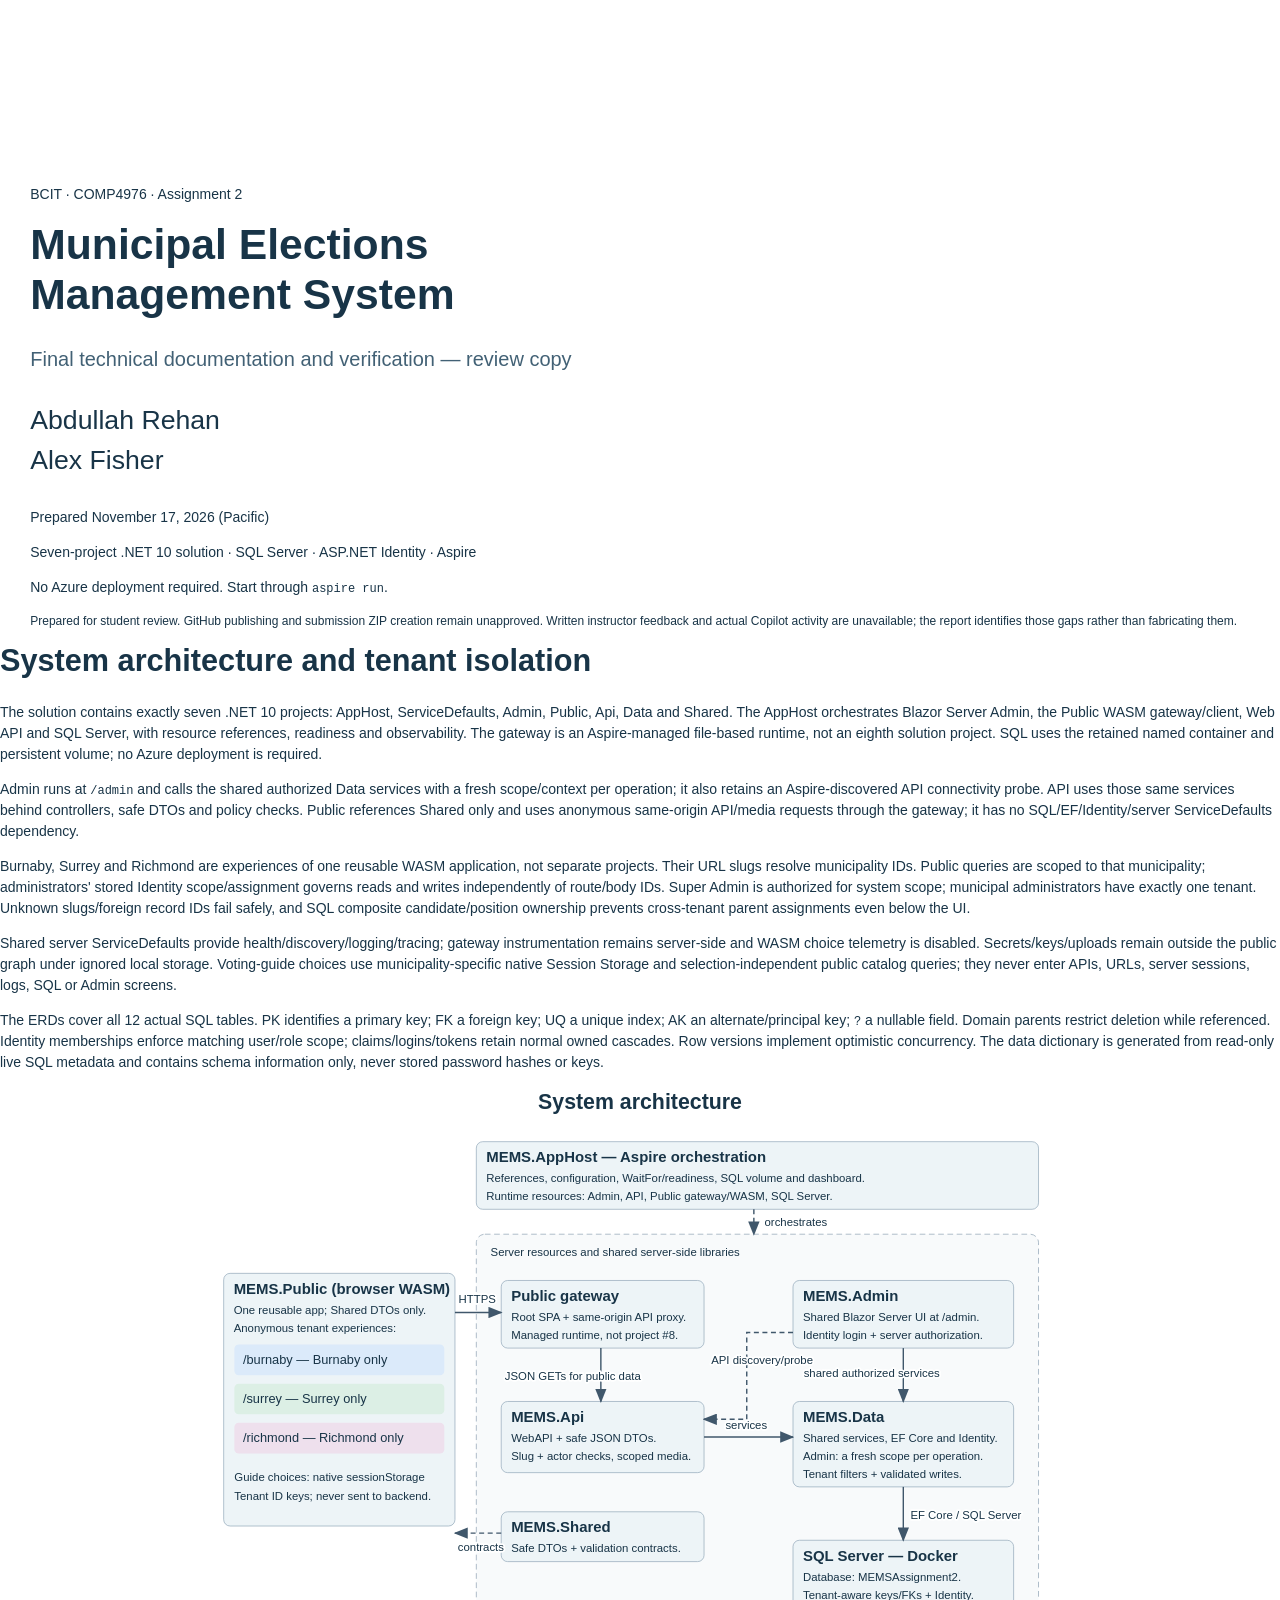
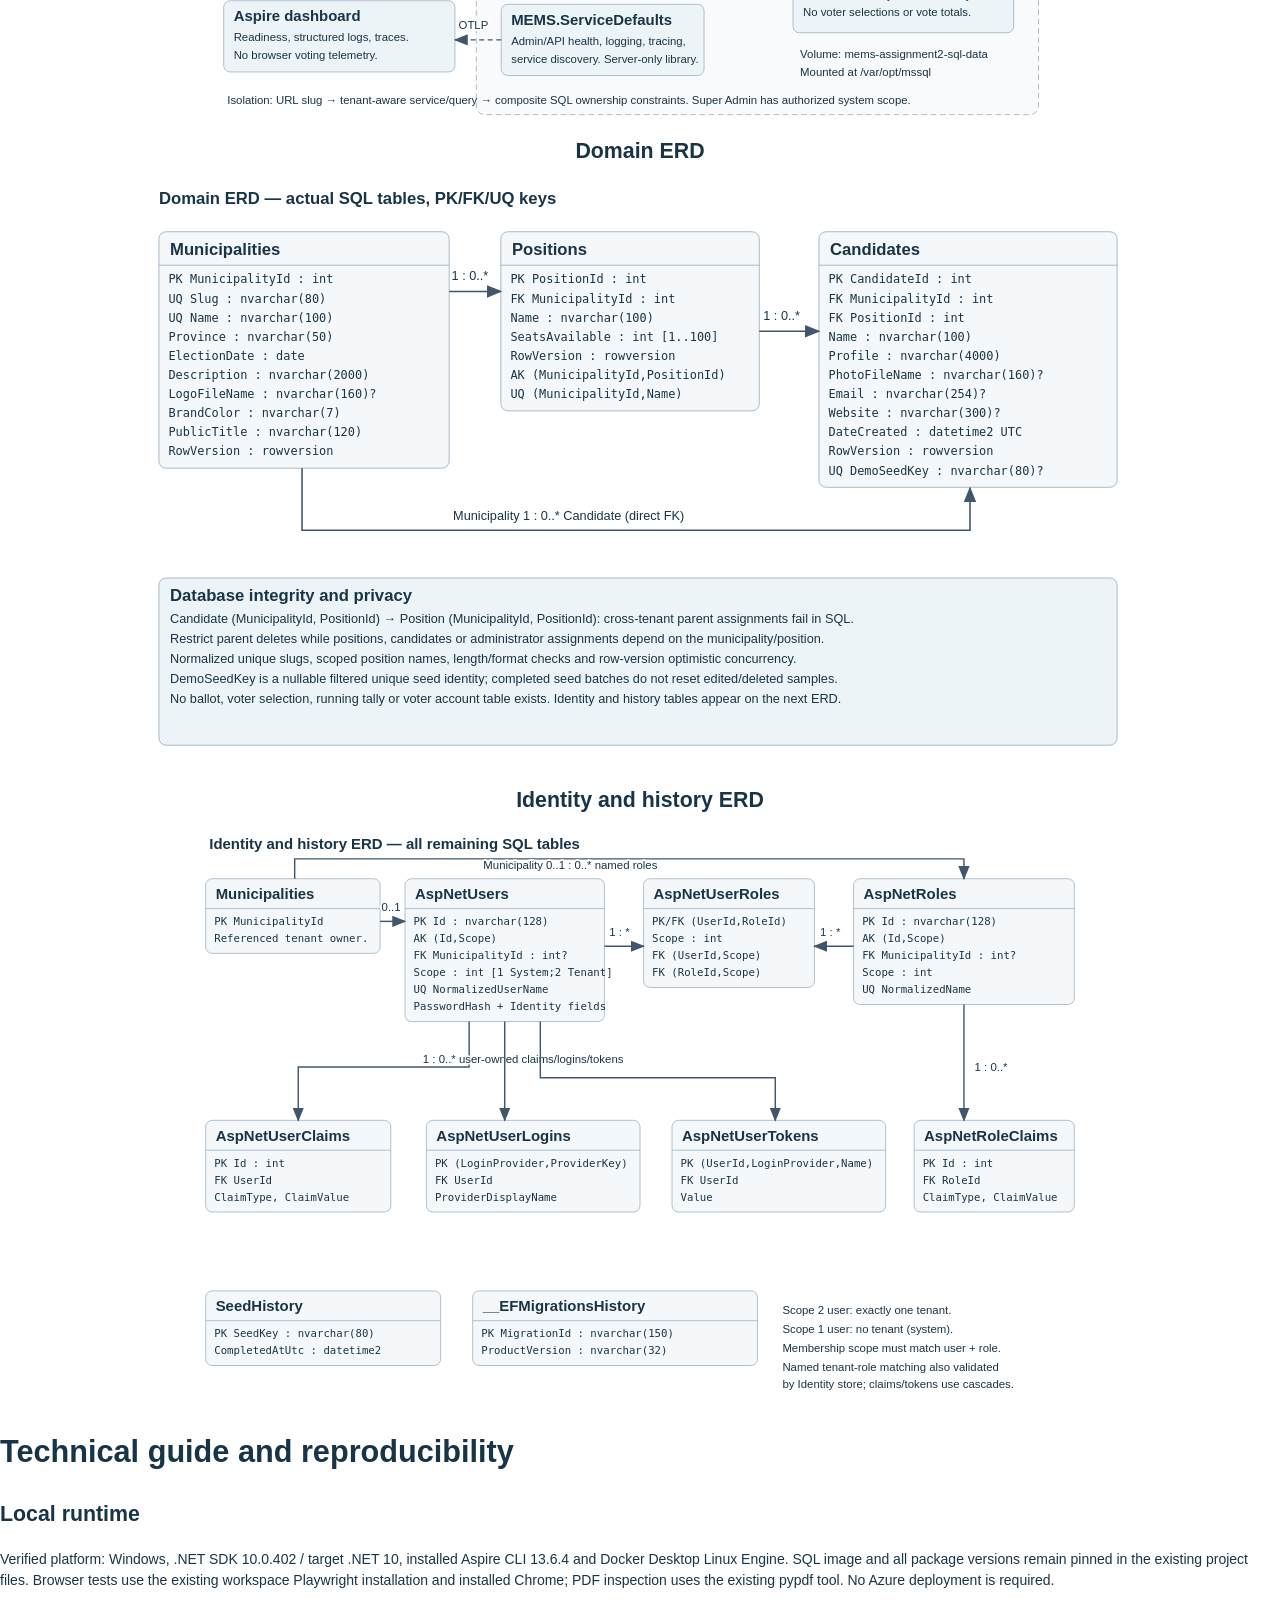
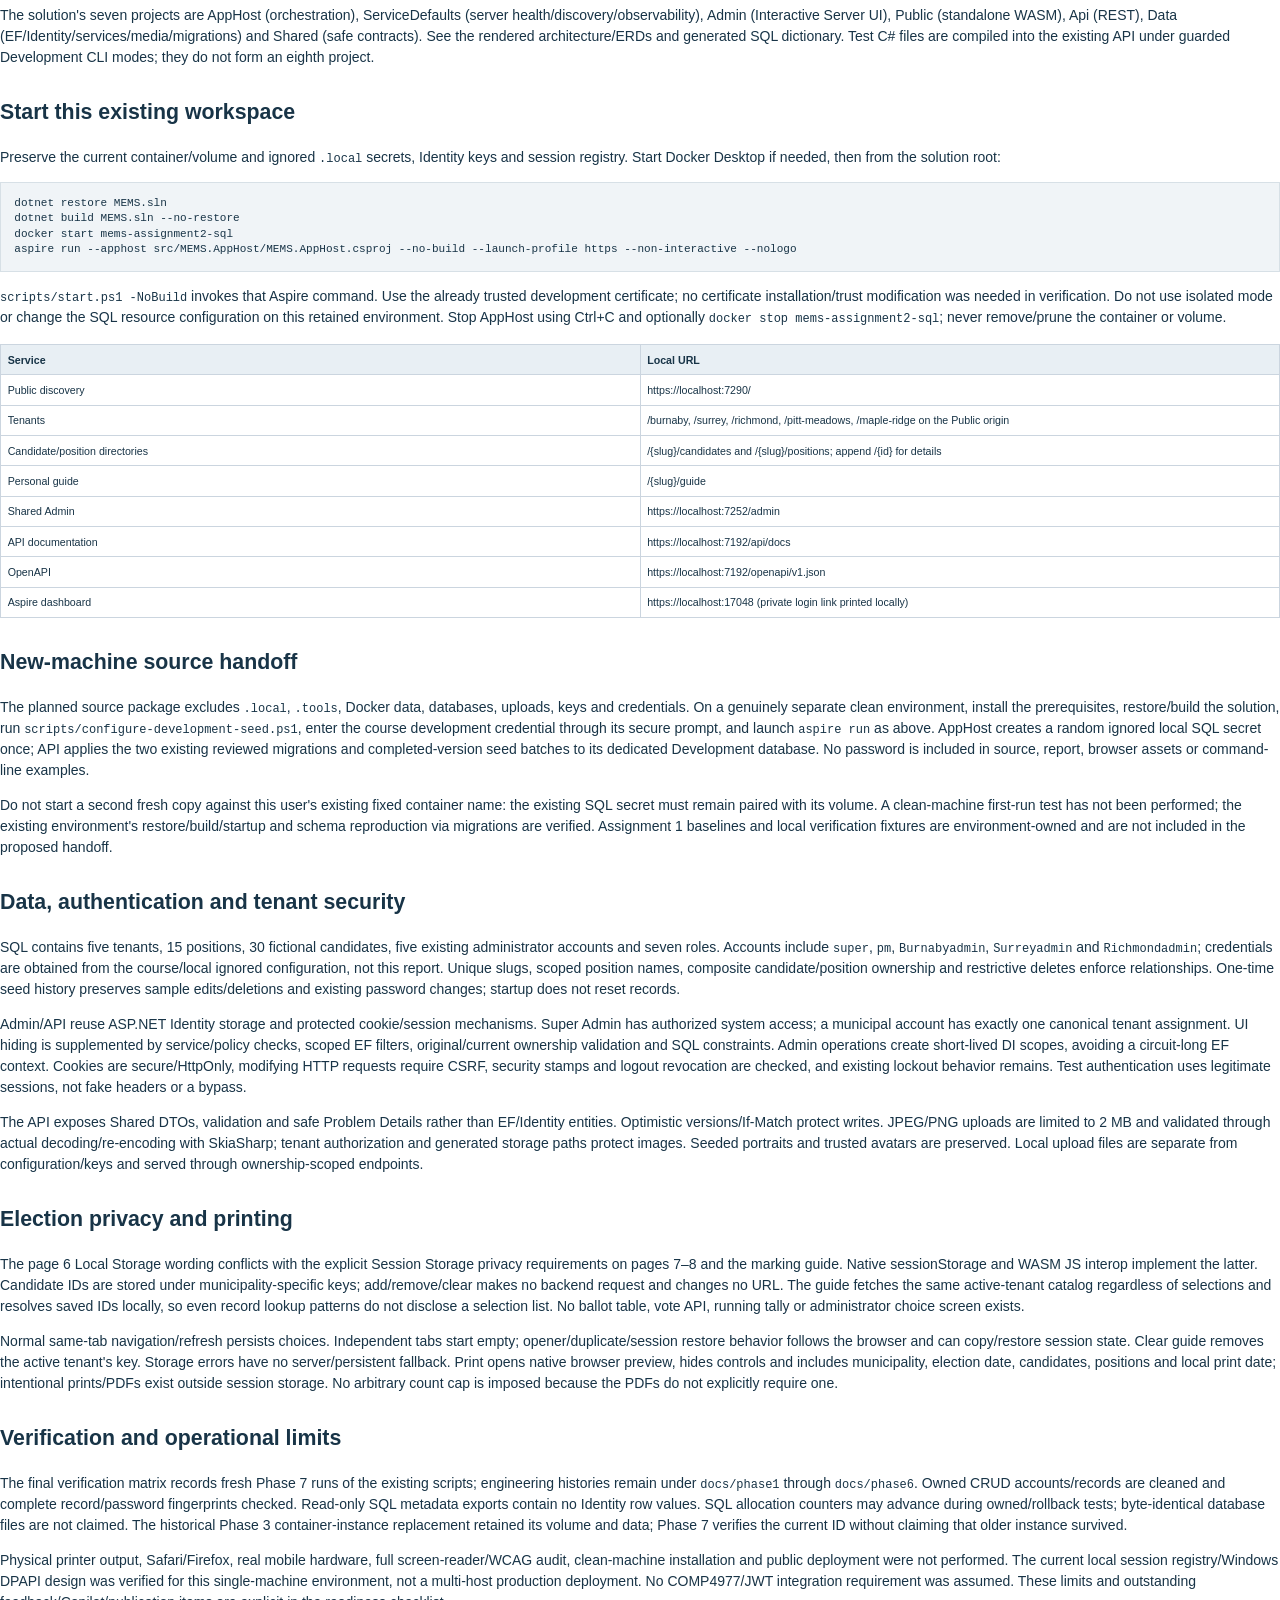
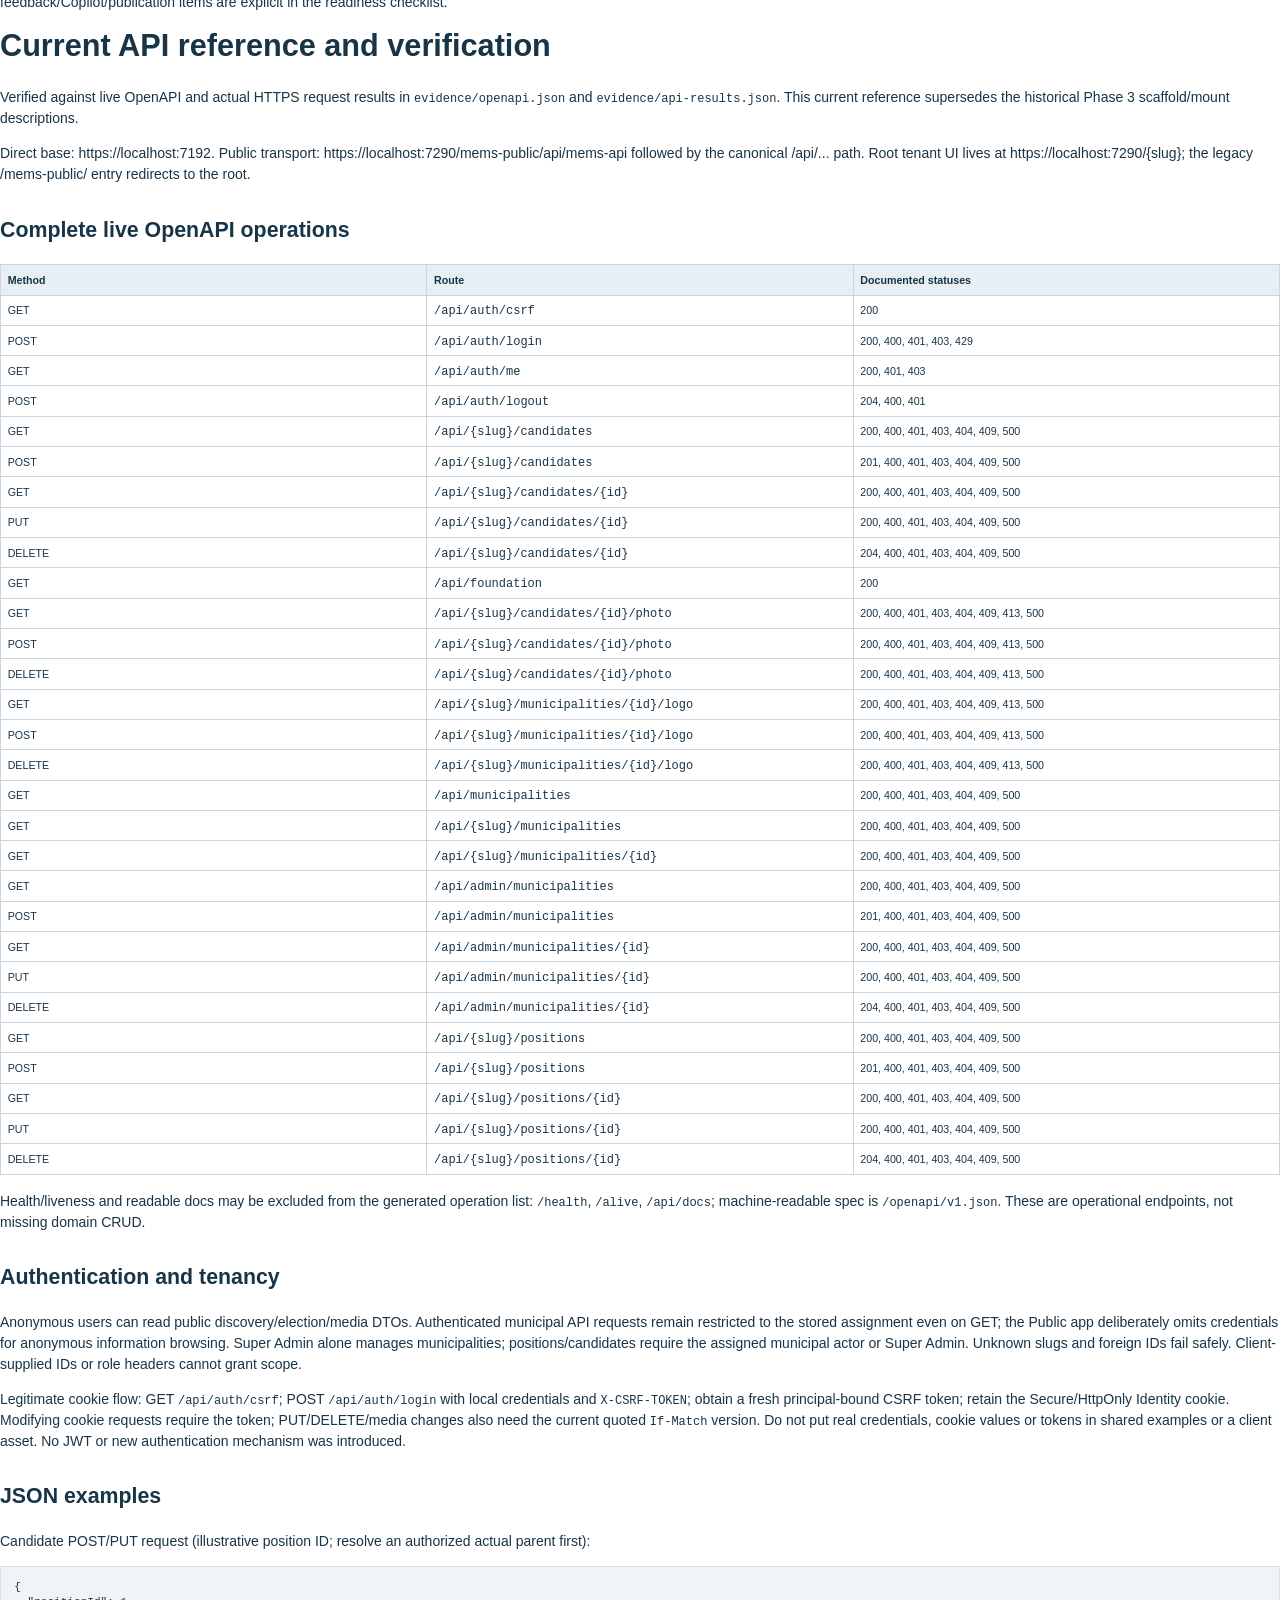
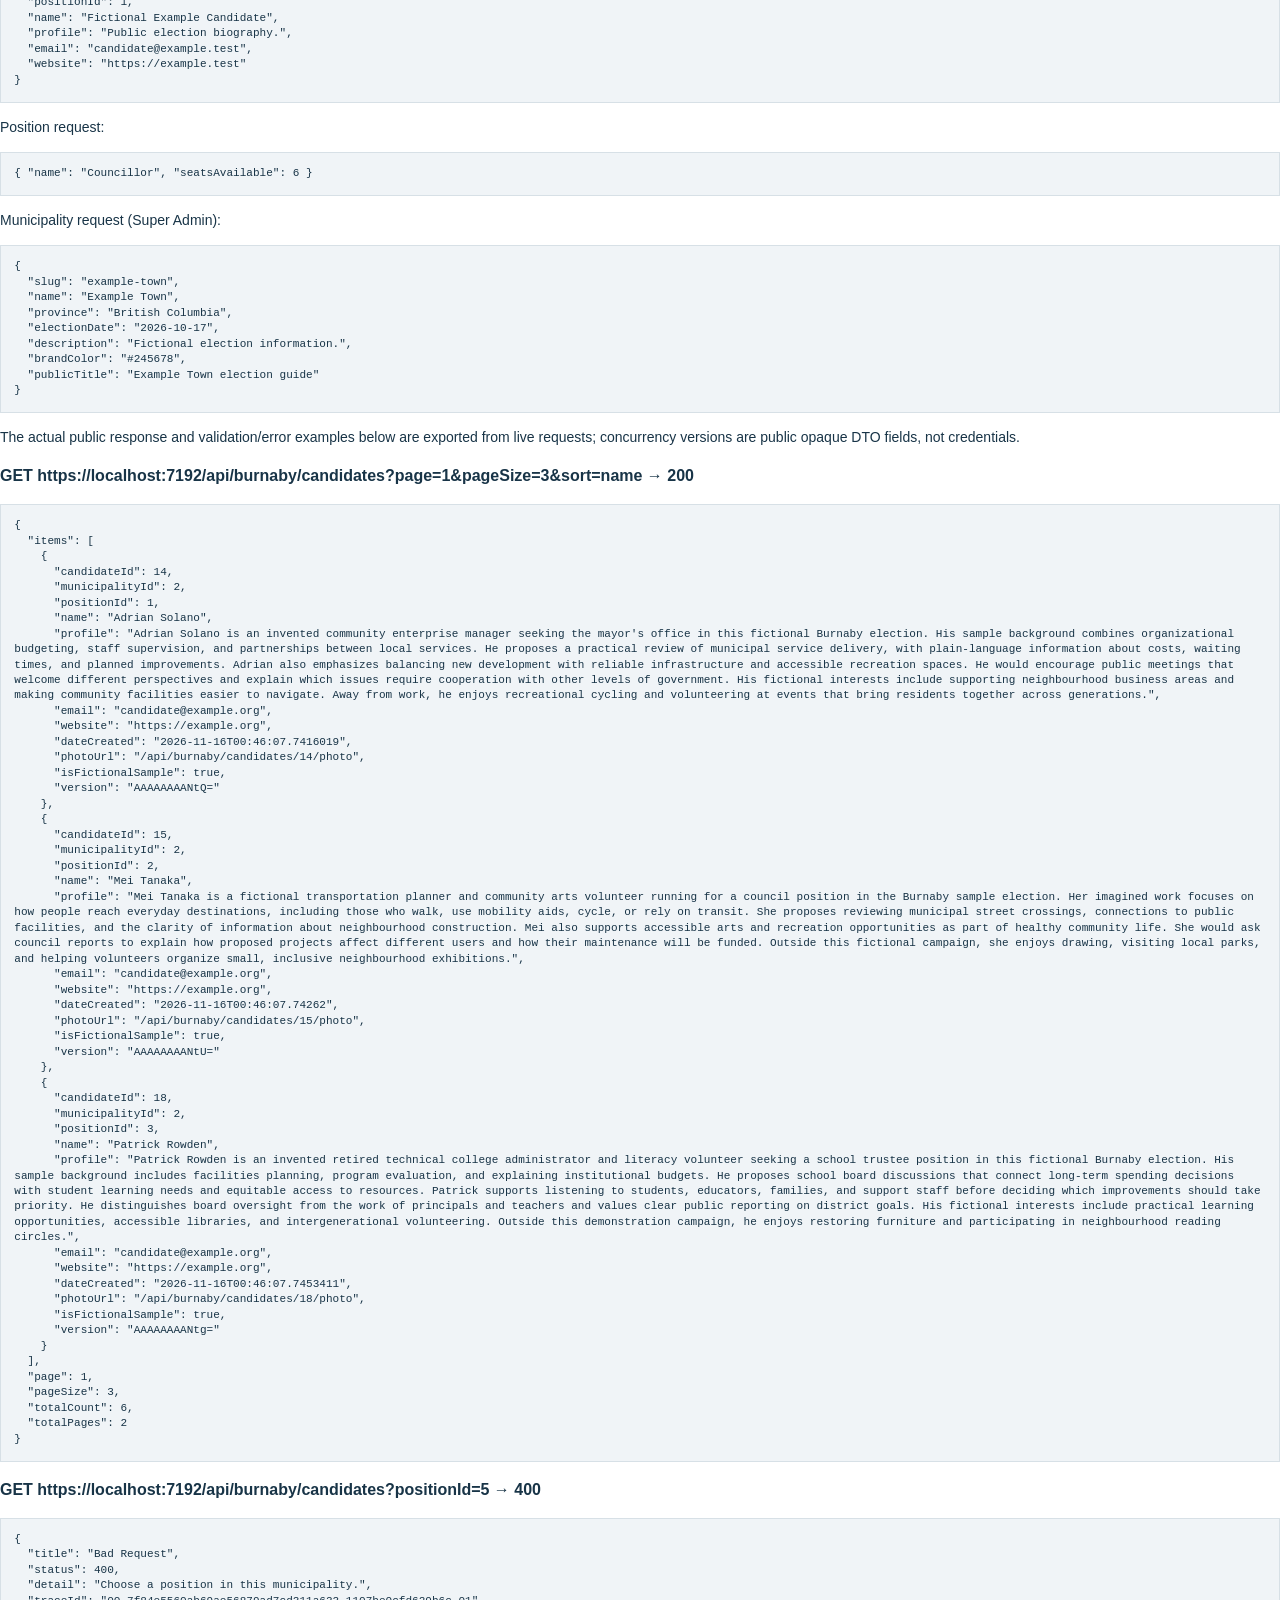
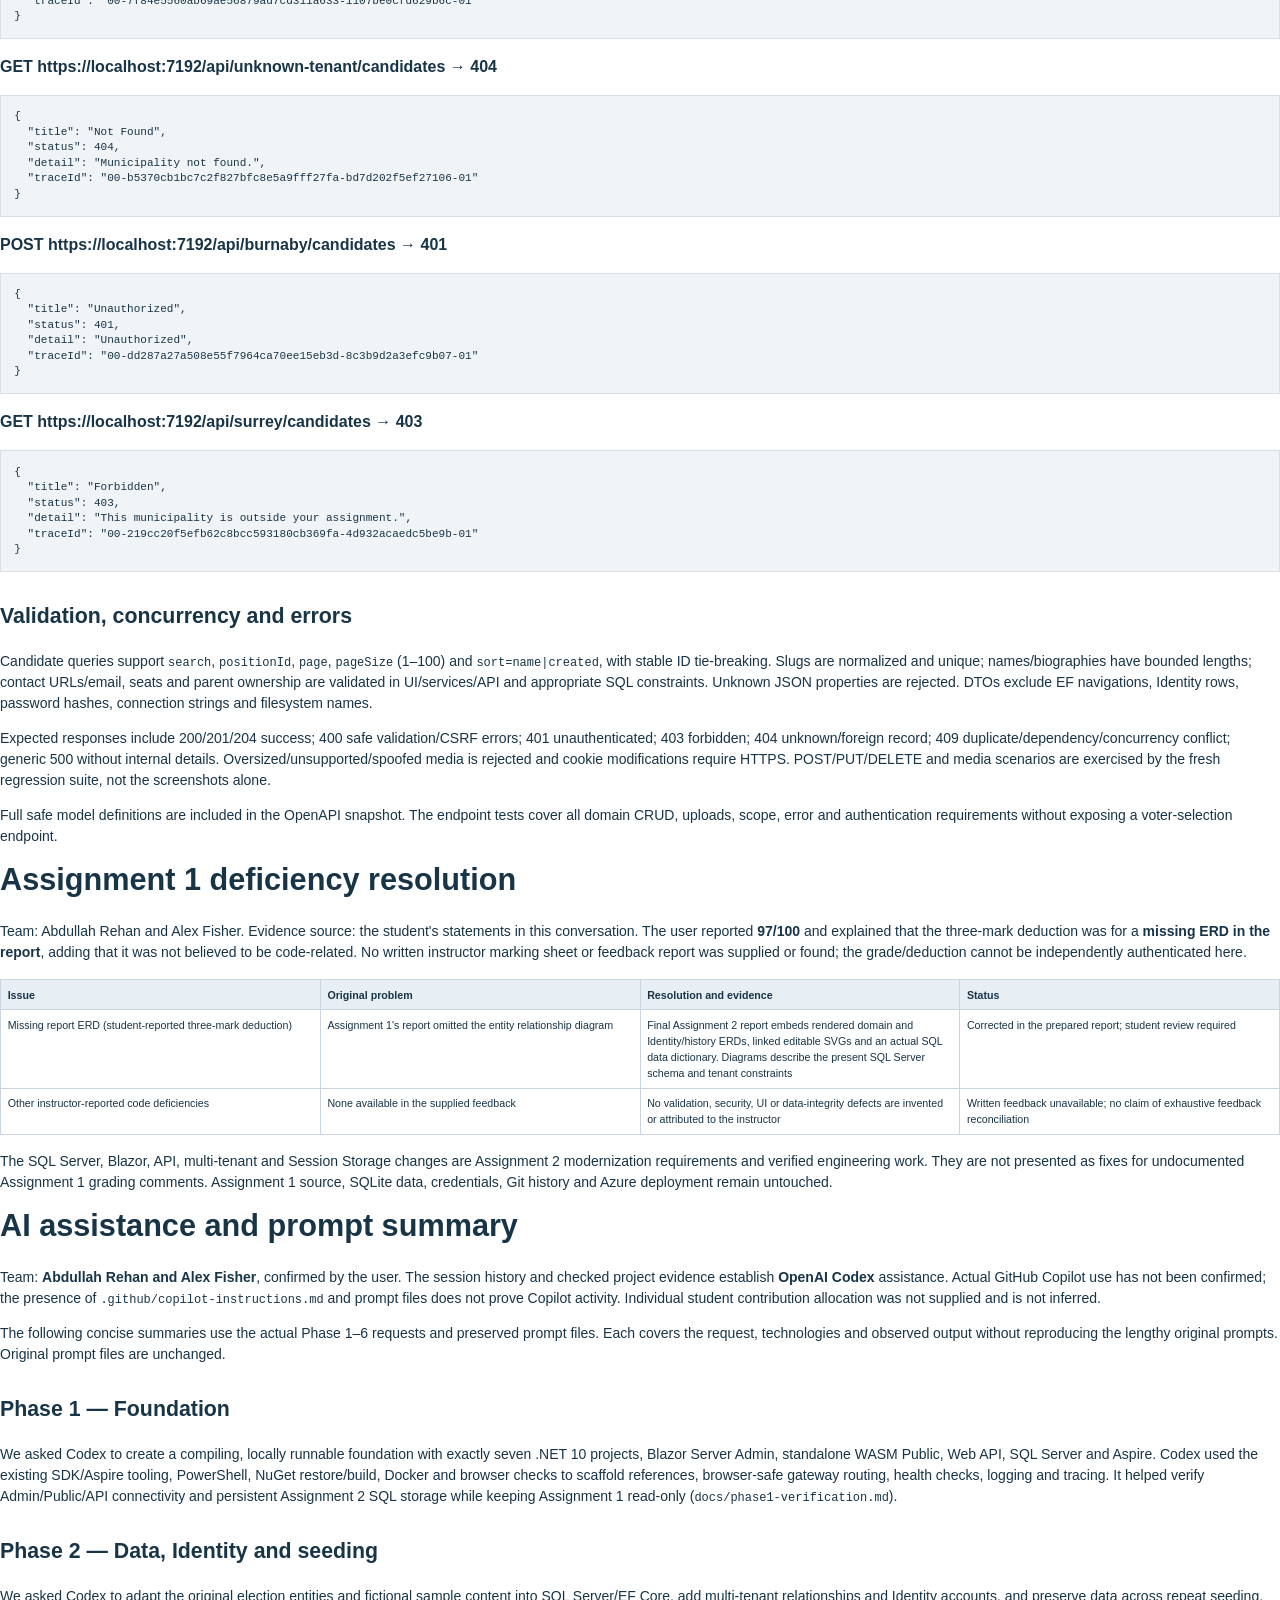
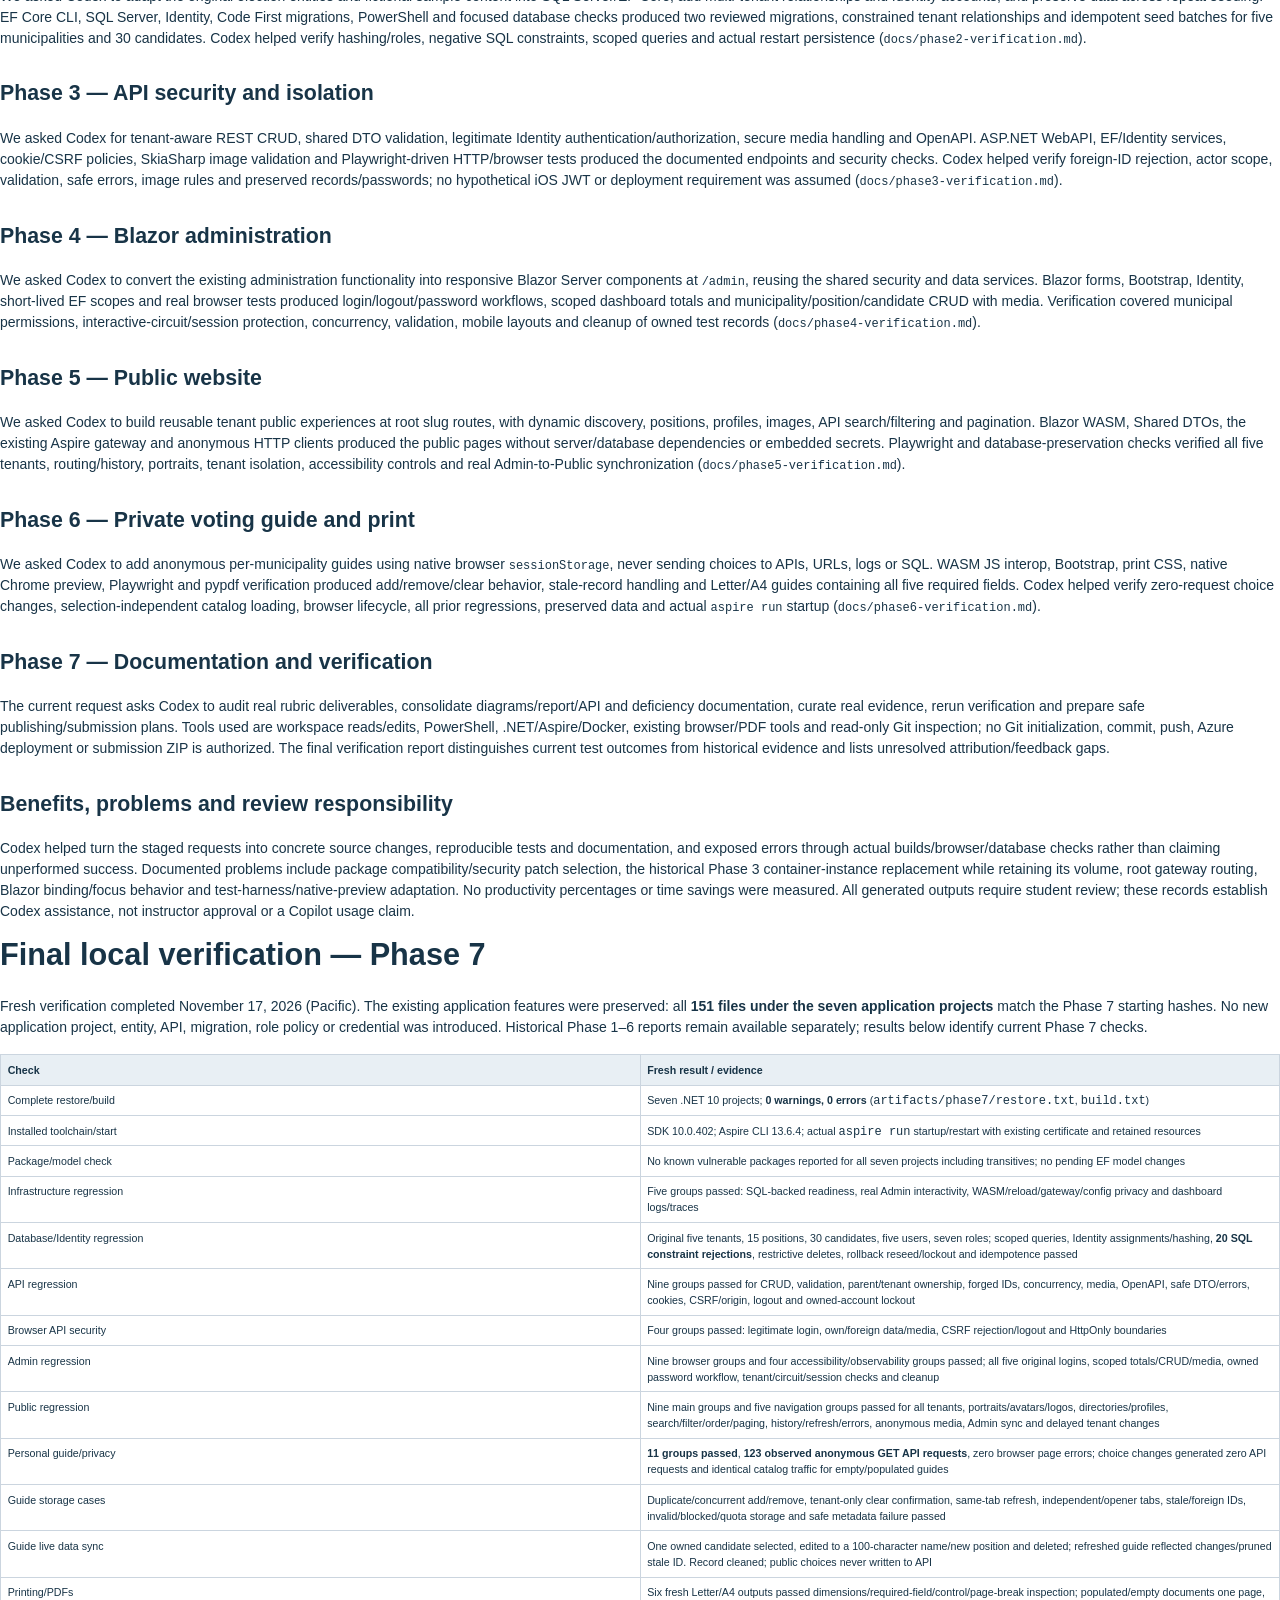
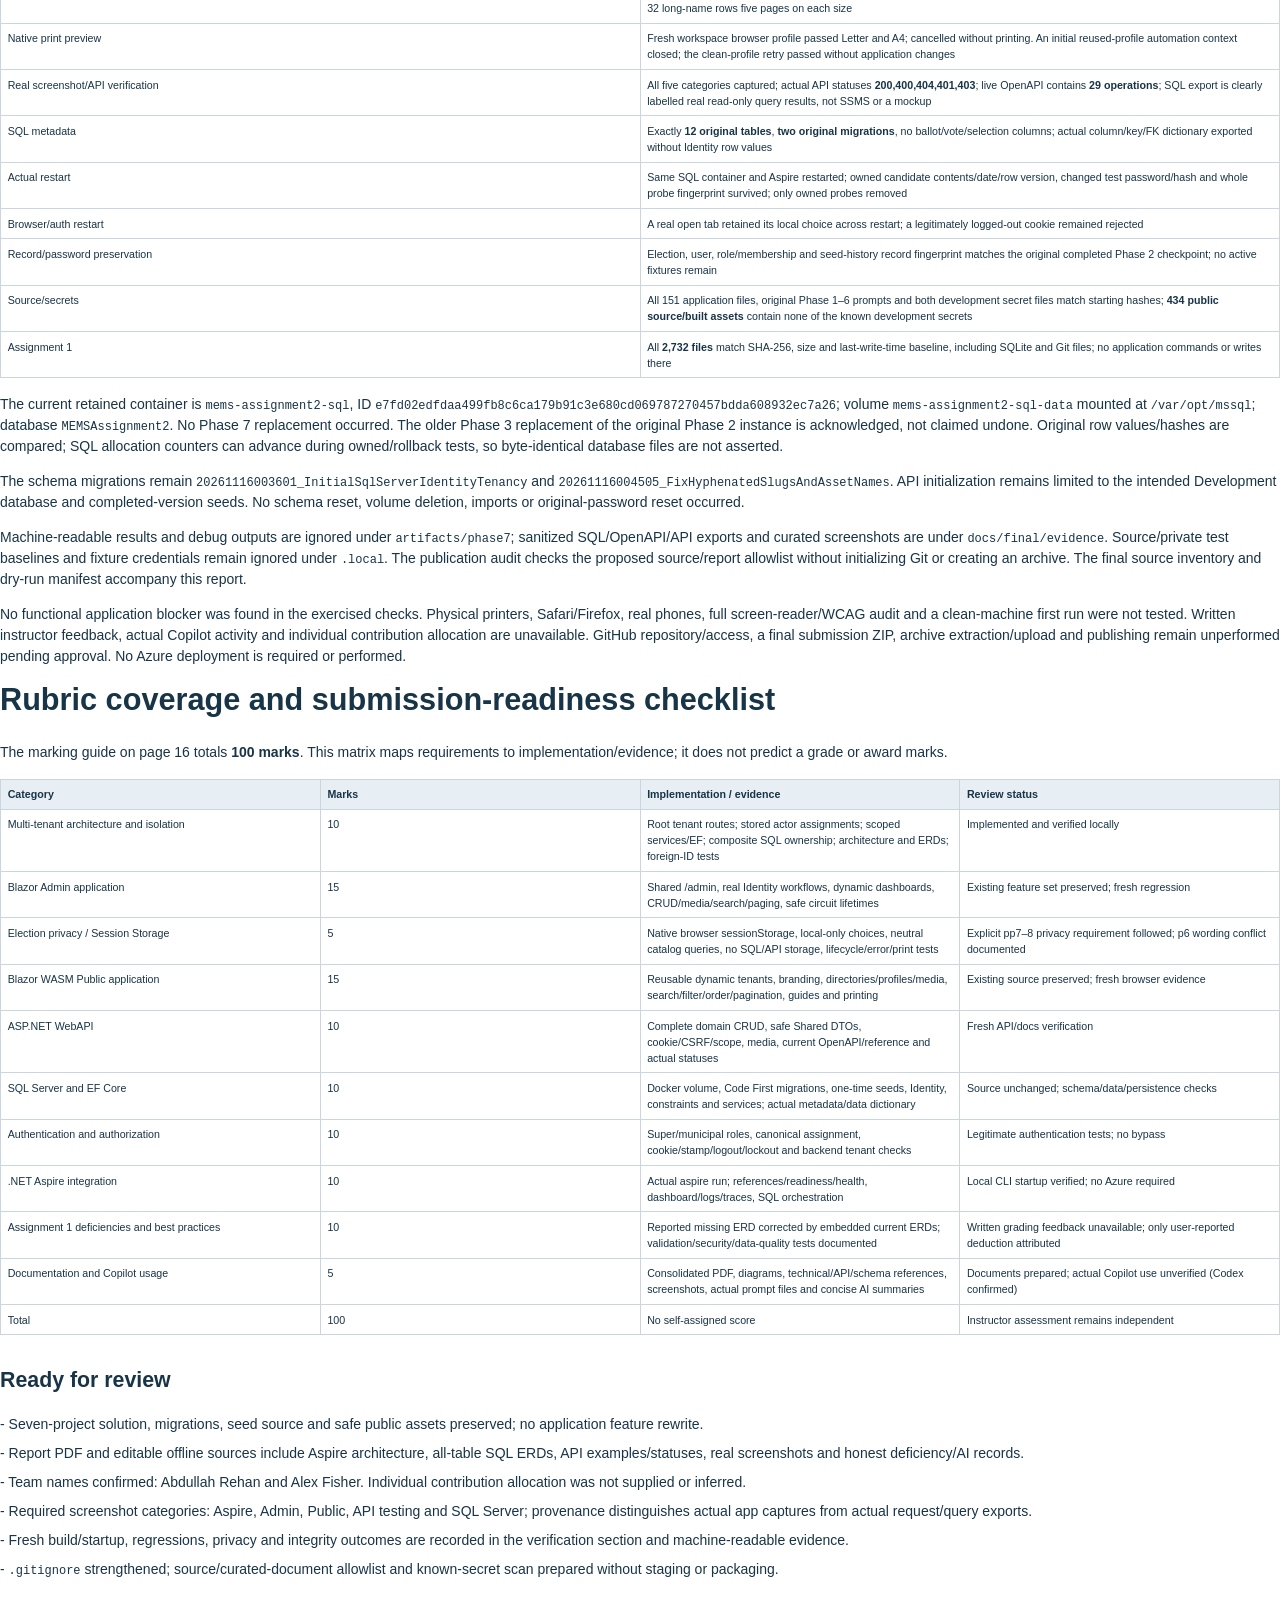
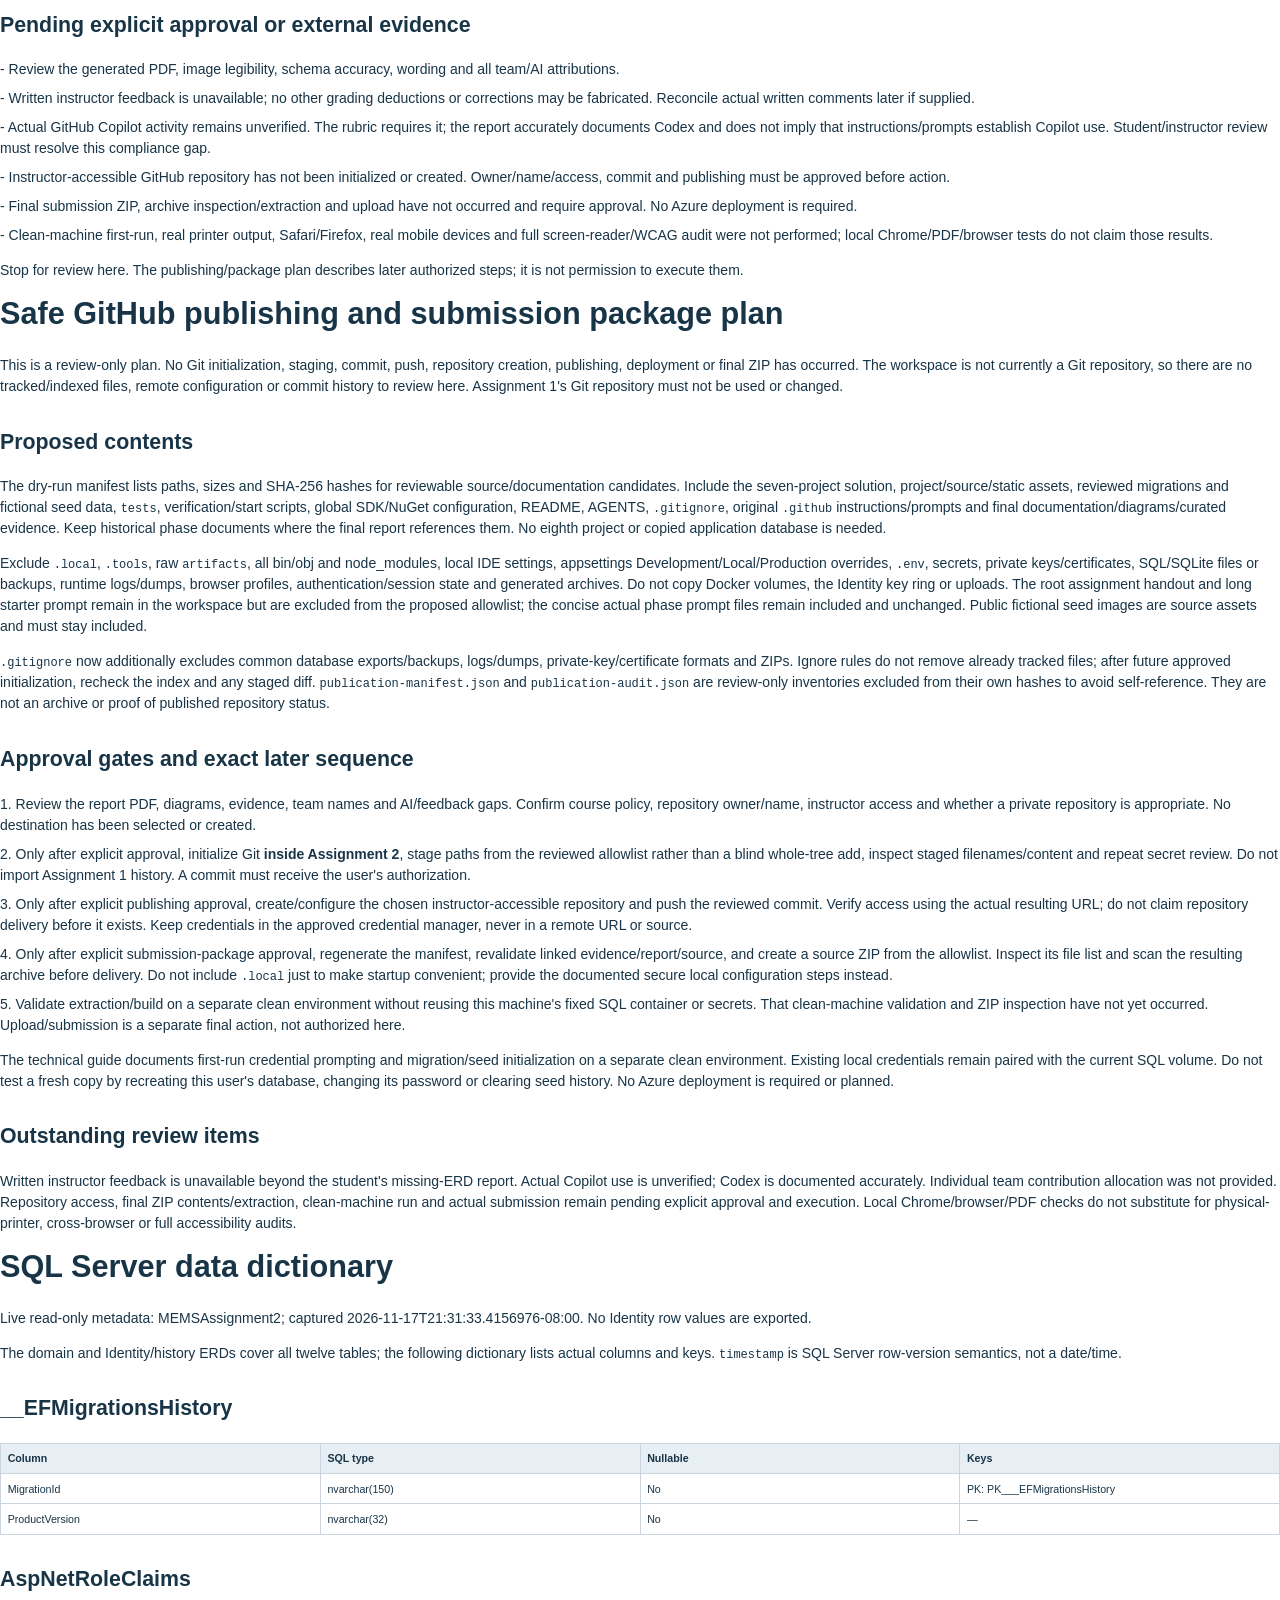
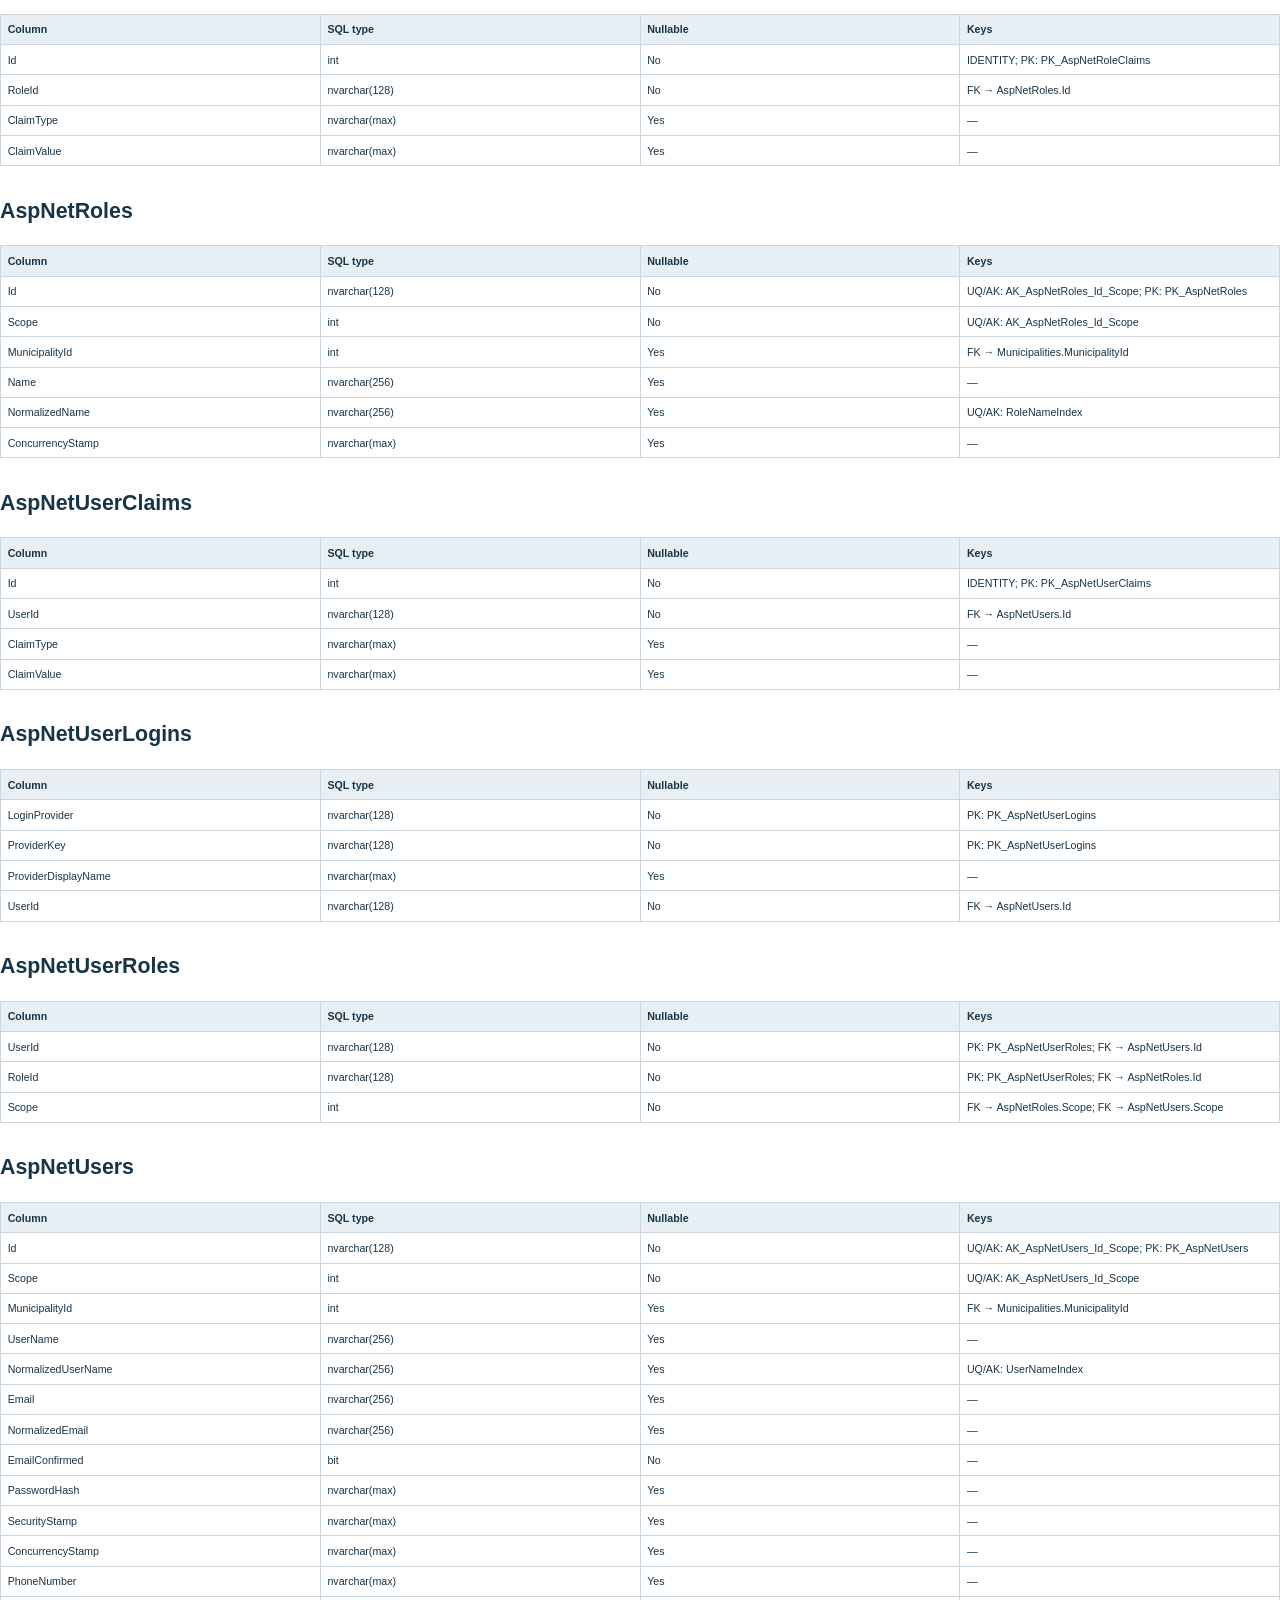
<file: docs/final/report.html>
<!doctype html><html lang="en"><head><meta charset="utf-8"><title>MEMS Assignment 2 — Abdullah Rehan and Alex Fisher</title><style>@page{size:A4;margin:15mm} @page wide{size:A4 landscape;margin:12mm}body{font:10.5pt/1.5 Arial,sans-serif;color:#183447;margin:0}h1{font-size:23pt;line-height:1.18;margin:0 0 18pt}h2{font-size:16pt;margin-top:22pt}h3{font-size:12pt}h1,h2,h3{break-after:avoid}p{overflow-wrap:anywhere}a{color:#245b73;text-decoration:none}code{font:9pt Consolas,monospace}pre{font:8.3pt/1.4 Consolas,monospace;background:#f0f4f7;padding:10pt;white-space:pre-wrap;overflow-wrap:anywhere;border:1px solid #d7e0e6}table{width:100%;border-collapse:collapse;table-layout:fixed;font-size:8pt;margin:12pt 0}th,td{text-align:left;vertical-align:top;border:1px solid #cbd5df;padding:5pt;overflow-wrap:anywhere}th{background:#e8eff4}thead{display:table-header-group}tr{break-inside:avoid}.section{break-before:page}.cover{break-after:page;padding:45mm 8mm 0}.cover h1{font-size:32pt}.cover .team{font-size:20pt}.cover .subtitle{font-size:15pt;color:#426175}.item{margin:6pt 0}.diagram{page:wide;break-before:page;break-after:page;margin:0;text-align:center}.diagram img{display:block;max-height:160mm;max-width:100%;margin:auto}.diagram h2{margin:0 0 9pt}.evidence{break-before:page;break-after:page;margin:0}.evidence img{max-width:100%;max-height:220mm;object-fit:contain;display:block;margin:auto}.evidence h2{margin-top:0}.caption{font-size:9pt;color:#40576b}.small{font-size:9pt}</style></head><body><section class="cover"><p>BCIT · COMP4976 · Assignment 2</p><h1>Municipal Elections<br/>Management System</h1><p class="subtitle">Final technical documentation and verification — review copy</p><p class="team">Abdullah Rehan<br/>Alex Fisher</p><p>Prepared November 17, 2026 (Pacific)</p><p>Seven-project .NET 10 solution · SQL Server · ASP.NET Identity · Aspire</p><p>No Azure deployment required. Start through <code>aspire run</code>.</p><p class="small">Prepared for student review. GitHub publishing and submission ZIP creation remain unapproved. Written instructor feedback and actual Copilot activity are unavailable; the report identifies those gaps rather than fabricating them.</p></section><section class="section" data-source="architecture.md"><h1>System architecture and tenant isolation</h1>
<p>The solution contains exactly seven .NET 10 projects: AppHost, ServiceDefaults, Admin, Public, Api, Data and Shared. The AppHost orchestrates Blazor Server Admin, the Public WASM gateway/client, Web API and SQL Server, with resource references, readiness and observability. The gateway is an Aspire-managed file-based runtime, not an eighth solution project. SQL uses the retained named container and persistent volume; no Azure deployment is required.</p>
<p>Admin runs at <code>/admin</code> and calls the shared authorized Data services with a fresh scope/context per operation; it also retains an Aspire-discovered API connectivity probe. API uses those same services behind controllers, safe DTOs and policy checks. Public references Shared only and uses anonymous same-origin API/media requests through the gateway; it has no SQL/EF/Identity/server ServiceDefaults dependency.</p>
<p>Burnaby, Surrey and Richmond are experiences of one reusable WASM application, not separate projects. Their URL slugs resolve municipality IDs. Public queries are scoped to that municipality; administrators&#x27; stored Identity scope/assignment governs reads and writes independently of route/body IDs. Super Admin is authorized for system scope; municipal administrators have exactly one tenant. Unknown slugs/foreign record IDs fail safely, and SQL composite candidate/position ownership prevents cross-tenant parent assignments even below the UI.</p>
<p>Shared server ServiceDefaults provide health/discovery/logging/tracing; gateway instrumentation remains server-side and WASM choice telemetry is disabled. Secrets/keys/uploads remain outside the public graph under ignored local storage. Voting-guide choices use municipality-specific native Session Storage and selection-independent public catalog queries; they never enter APIs, URLs, server sessions, logs, SQL or Admin screens.</p>
<p>The ERDs cover all 12 actual SQL tables. PK identifies a primary key; FK a foreign key; UQ a unique index; AK an alternate/principal key; <code>?</code> a nullable field. Domain parents restrict deletion while referenced. Identity memberships enforce matching user/role scope; claims/logins/tokens retain normal owned cascades. Row versions implement optimistic concurrency. The data dictionary is generated from read-only live SQL metadata and contains schema information only, never stored password hashes or keys.</p>
<figure class="diagram"><h2>System architecture</h2><img src="diagrams/architecture.svg" alt="System architecture"/></figure>
<figure class="diagram"><h2>Domain ERD</h2><img src="diagrams/erd-domain.svg" alt="Domain ERD"/></figure>
<figure class="diagram"><h2>Identity and history ERD</h2><img src="diagrams/erd-identity.svg" alt="Identity and history ERD"/></figure></section><section class="section" data-source="technical-guide.md"><h1>Technical guide and reproducibility</h1>
<h2>Local runtime</h2>
<p>Verified platform: Windows, .NET SDK 10.0.402 / target .NET 10, installed Aspire CLI 13.6.4 and Docker Desktop Linux Engine. SQL image and all package versions remain pinned in the existing project files. Browser tests use the existing workspace Playwright installation and installed Chrome; PDF inspection uses the existing pypdf tool. No Azure deployment is required.</p>
<p>The solution&#x27;s seven projects are AppHost (orchestration), ServiceDefaults (server health/discovery/observability), Admin (Interactive Server UI), Public (standalone WASM), Api (REST), Data (EF/Identity/services/media/migrations) and Shared (safe contracts). See the rendered architecture/ERDs and generated SQL dictionary. Test C# files are compiled into the existing API under guarded Development CLI modes; they do not form an eighth project.</p>
<h2>Start this existing workspace</h2>
<p>Preserve the current container/volume and ignored <code>.local</code> secrets, Identity keys and session registry. Start Docker Desktop if needed, then from the solution root:</p>
<pre>dotnet restore MEMS.sln
dotnet build MEMS.sln --no-restore
docker start mems-assignment2-sql
aspire run --apphost src/MEMS.AppHost/MEMS.AppHost.csproj --no-build --launch-profile https --non-interactive --nologo</pre>
<p><code>scripts/start.ps1 -NoBuild</code> invokes that Aspire command. Use the already trusted development certificate; no certificate installation/trust modification was needed in verification. Do not use isolated mode or change the SQL resource configuration on this retained environment. Stop AppHost using Ctrl+C and optionally <code>docker stop mems-assignment2-sql</code>; never remove/prune the container or volume.</p>
<table><thead><tr><th>Service</th><th>Local URL</th></tr></thead><tbody><tr><td>Public discovery</td><td>https://localhost:7290/</td></tr><tr><td>Tenants</td><td>/burnaby, /surrey, /richmond, /pitt-meadows, /maple-ridge on the Public origin</td></tr><tr><td>Candidate/position directories</td><td>/{slug}/candidates and /{slug}/positions; append /{id} for details</td></tr><tr><td>Personal guide</td><td>/{slug}/guide</td></tr><tr><td>Shared Admin</td><td>https://localhost:7252/admin</td></tr><tr><td>API documentation</td><td>https://localhost:7192/api/docs</td></tr><tr><td>OpenAPI</td><td>https://localhost:7192/openapi/v1.json</td></tr><tr><td>Aspire dashboard</td><td>https://localhost:17048 (private login link printed locally)</td></tr></tbody></table>
<h2>New-machine source handoff</h2>
<p>The planned source package excludes <code>.local</code>, <code>.tools</code>, Docker data, databases, uploads, keys and credentials. On a genuinely separate clean environment, install the prerequisites, restore/build the solution, run <code>scripts/configure-development-seed.ps1</code>, enter the course development credential through its secure prompt, and launch <code>aspire run</code> as above. AppHost creates a random ignored local SQL secret once; API applies the two existing reviewed migrations and completed-version seed batches to its dedicated Development database. No password is included in source, report, browser assets or command-line examples.</p>
<p>Do not start a second fresh copy against this user&#x27;s existing fixed container name: the existing SQL secret must remain paired with its volume. A clean-machine first-run test has not been performed; the existing environment&#x27;s restore/build/startup and schema reproduction via migrations are verified. Assignment 1 baselines and local verification fixtures are environment-owned and are not included in the proposed handoff.</p>
<h2>Data, authentication and tenant security</h2>
<p>SQL contains five tenants, 15 positions, 30 fictional candidates, five existing administrator accounts and seven roles. Accounts include <code>super</code>, <code>pm</code>, <code>Burnabyadmin</code>, <code>Surreyadmin</code> and <code>Richmondadmin</code>; credentials are obtained from the course/local ignored configuration, not this report. Unique slugs, scoped position names, composite candidate/position ownership and restrictive deletes enforce relationships. One-time seed history preserves sample edits/deletions and existing password changes; startup does not reset records.</p>
<p>Admin/API reuse ASP.NET Identity storage and protected cookie/session mechanisms. Super Admin has authorized system access; a municipal account has exactly one canonical tenant assignment. UI hiding is supplemented by service/policy checks, scoped EF filters, original/current ownership validation and SQL constraints. Admin operations create short-lived DI scopes, avoiding a circuit-long EF context. Cookies are secure/HttpOnly, modifying HTTP requests require CSRF, security stamps and logout revocation are checked, and existing lockout behavior remains. Test authentication uses legitimate sessions, not fake headers or a bypass.</p>
<p>The API exposes Shared DTOs, validation and safe Problem Details rather than EF/Identity entities. Optimistic versions/If-Match protect writes. JPEG/PNG uploads are limited to 2 MB and validated through actual decoding/re-encoding with SkiaSharp; tenant authorization and generated storage paths protect images. Seeded portraits and trusted avatars are preserved. Local upload files are separate from configuration/keys and served through ownership-scoped endpoints.</p>
<h2>Election privacy and printing</h2>
<p>The page 6 Local Storage wording conflicts with the explicit Session Storage privacy requirements on pages 7–8 and the marking guide. Native sessionStorage and WASM JS interop implement the latter. Candidate IDs are stored under municipality-specific keys; add/remove/clear makes no backend request and changes no URL. The guide fetches the same active-tenant catalog regardless of selections and resolves saved IDs locally, so even record lookup patterns do not disclose a selection list. No ballot table, vote API, running tally or administrator choice screen exists.</p>
<p>Normal same-tab navigation/refresh persists choices. Independent tabs start empty; opener/duplicate/session restore behavior follows the browser and can copy/restore session state. Clear guide removes the active tenant&#x27;s key. Storage errors have no server/persistent fallback. Print opens native browser preview, hides controls and includes municipality, election date, candidates, positions and local print date; intentional prints/PDFs exist outside session storage. No arbitrary count cap is imposed because the PDFs do not explicitly require one.</p>
<h2>Verification and operational limits</h2>
<p>The final verification matrix records fresh Phase 7 runs of the existing scripts; engineering histories remain under <code>docs/phase1</code> through <code>docs/phase6</code>. Owned CRUD accounts/records are cleaned and complete record/password fingerprints checked. Read-only SQL metadata exports contain no Identity row values. SQL allocation counters may advance during owned/rollback tests; byte-identical database files are not claimed. The historical Phase 3 container-instance replacement retained its volume and data; Phase 7 verifies the current ID without claiming that older instance survived.</p>
<p>Physical printer output, Safari/Firefox, real mobile hardware, full screen-reader/WCAG audit, clean-machine installation and public deployment were not performed. The current local session registry/Windows DPAPI design was verified for this single-machine environment, not a multi-host production deployment. No COMP4977/JWT integration requirement was assumed. These limits and outstanding feedback/Copilot/publication items are explicit in the readiness checklist.</p></section><section class="section" data-source="api-reference.md"><h1>Current API reference and verification</h1>
<p>Verified against live OpenAPI and actual HTTPS request results in <code>evidence/openapi.json</code> and <code>evidence/api-results.json</code>. This current reference supersedes the historical Phase 3 scaffold/mount descriptions.</p>
<p>Direct base: https://localhost:7192. Public transport: https://localhost:7290/mems-public/api/mems-api followed by the canonical /api/... path. Root tenant UI lives at https://localhost:7290/{slug}; the legacy /mems-public/ entry redirects to the root.</p>
<h2>Complete live OpenAPI operations</h2>
<table><thead><tr><th>Method</th><th>Route</th><th>Documented statuses</th></tr></thead><tbody><tr><td>GET</td><td><code>/api/auth/csrf</code></td><td>200</td></tr><tr><td>POST</td><td><code>/api/auth/login</code></td><td>200, 400, 401, 403, 429</td></tr><tr><td>GET</td><td><code>/api/auth/me</code></td><td>200, 401, 403</td></tr><tr><td>POST</td><td><code>/api/auth/logout</code></td><td>204, 400, 401</td></tr><tr><td>GET</td><td><code>/api/{slug}/candidates</code></td><td>200, 400, 401, 403, 404, 409, 500</td></tr><tr><td>POST</td><td><code>/api/{slug}/candidates</code></td><td>201, 400, 401, 403, 404, 409, 500</td></tr><tr><td>GET</td><td><code>/api/{slug}/candidates/{id}</code></td><td>200, 400, 401, 403, 404, 409, 500</td></tr><tr><td>PUT</td><td><code>/api/{slug}/candidates/{id}</code></td><td>200, 400, 401, 403, 404, 409, 500</td></tr><tr><td>DELETE</td><td><code>/api/{slug}/candidates/{id}</code></td><td>204, 400, 401, 403, 404, 409, 500</td></tr><tr><td>GET</td><td><code>/api/foundation</code></td><td>200</td></tr><tr><td>GET</td><td><code>/api/{slug}/candidates/{id}/photo</code></td><td>200, 400, 401, 403, 404, 409, 413, 500</td></tr><tr><td>POST</td><td><code>/api/{slug}/candidates/{id}/photo</code></td><td>200, 400, 401, 403, 404, 409, 413, 500</td></tr><tr><td>DELETE</td><td><code>/api/{slug}/candidates/{id}/photo</code></td><td>200, 400, 401, 403, 404, 409, 413, 500</td></tr><tr><td>GET</td><td><code>/api/{slug}/municipalities/{id}/logo</code></td><td>200, 400, 401, 403, 404, 409, 413, 500</td></tr><tr><td>POST</td><td><code>/api/{slug}/municipalities/{id}/logo</code></td><td>200, 400, 401, 403, 404, 409, 413, 500</td></tr><tr><td>DELETE</td><td><code>/api/{slug}/municipalities/{id}/logo</code></td><td>200, 400, 401, 403, 404, 409, 413, 500</td></tr><tr><td>GET</td><td><code>/api/municipalities</code></td><td>200, 400, 401, 403, 404, 409, 500</td></tr><tr><td>GET</td><td><code>/api/{slug}/municipalities</code></td><td>200, 400, 401, 403, 404, 409, 500</td></tr><tr><td>GET</td><td><code>/api/{slug}/municipalities/{id}</code></td><td>200, 400, 401, 403, 404, 409, 500</td></tr><tr><td>GET</td><td><code>/api/admin/municipalities</code></td><td>200, 400, 401, 403, 404, 409, 500</td></tr><tr><td>POST</td><td><code>/api/admin/municipalities</code></td><td>201, 400, 401, 403, 404, 409, 500</td></tr><tr><td>GET</td><td><code>/api/admin/municipalities/{id}</code></td><td>200, 400, 401, 403, 404, 409, 500</td></tr><tr><td>PUT</td><td><code>/api/admin/municipalities/{id}</code></td><td>200, 400, 401, 403, 404, 409, 500</td></tr><tr><td>DELETE</td><td><code>/api/admin/municipalities/{id}</code></td><td>204, 400, 401, 403, 404, 409, 500</td></tr><tr><td>GET</td><td><code>/api/{slug}/positions</code></td><td>200, 400, 401, 403, 404, 409, 500</td></tr><tr><td>POST</td><td><code>/api/{slug}/positions</code></td><td>201, 400, 401, 403, 404, 409, 500</td></tr><tr><td>GET</td><td><code>/api/{slug}/positions/{id}</code></td><td>200, 400, 401, 403, 404, 409, 500</td></tr><tr><td>PUT</td><td><code>/api/{slug}/positions/{id}</code></td><td>200, 400, 401, 403, 404, 409, 500</td></tr><tr><td>DELETE</td><td><code>/api/{slug}/positions/{id}</code></td><td>204, 400, 401, 403, 404, 409, 500</td></tr></tbody></table>
<p>Health/liveness and readable docs may be excluded from the generated operation list: <code>/health</code>, <code>/alive</code>, <code>/api/docs</code>; machine-readable spec is <code>/openapi/v1.json</code>. These are operational endpoints, not missing domain CRUD.</p>
<h2>Authentication and tenancy</h2>
<p>Anonymous users can read public discovery/election/media DTOs. Authenticated municipal API requests remain restricted to the stored assignment even on GET; the Public app deliberately omits credentials for anonymous information browsing. Super Admin alone manages municipalities; positions/candidates require the assigned municipal actor or Super Admin. Unknown slugs and foreign IDs fail safely. Client-supplied IDs or role headers cannot grant scope.</p>
<p>Legitimate cookie flow: GET <code>/api/auth/csrf</code>; POST <code>/api/auth/login</code> with local credentials and <code>X-CSRF-TOKEN</code>; obtain a fresh principal-bound CSRF token; retain the Secure/HttpOnly Identity cookie. Modifying cookie requests require the token; PUT/DELETE/media changes also need the current quoted <code>If-Match</code> version. Do not put real credentials, cookie values or tokens in shared examples or a client asset. No JWT or new authentication mechanism was introduced.</p>
<h2>JSON examples</h2>
<p>Candidate POST/PUT request (illustrative position ID; resolve an authorized actual parent first):</p>
<pre>{
  &quot;positionId&quot;: 1,
  &quot;name&quot;: &quot;Fictional Example Candidate&quot;,
  &quot;profile&quot;: &quot;Public election biography.&quot;,
  &quot;email&quot;: &quot;candidate@example.test&quot;,
  &quot;website&quot;: &quot;https://example.test&quot;
}</pre>
<p>Position request:</p>
<pre>{ &quot;name&quot;: &quot;Councillor&quot;, &quot;seatsAvailable&quot;: 6 }</pre>
<p>Municipality request (Super Admin):</p>
<pre>{
  &quot;slug&quot;: &quot;example-town&quot;,
  &quot;name&quot;: &quot;Example Town&quot;,
  &quot;province&quot;: &quot;British Columbia&quot;,
  &quot;electionDate&quot;: &quot;2026-10-17&quot;,
  &quot;description&quot;: &quot;Fictional election information.&quot;,
  &quot;brandColor&quot;: &quot;#245678&quot;,
  &quot;publicTitle&quot;: &quot;Example Town election guide&quot;
}</pre>
<p>The actual public response and validation/error examples below are exported from live requests; concurrency versions are public opaque DTO fields, not credentials.</p>
<h3>GET https://localhost:7192/api/burnaby/candidates?page=1&amp;pageSize=3&amp;sort=name → 200</h3>
<pre>{
  &quot;items&quot;: [
    {
      &quot;candidateId&quot;: 14,
      &quot;municipalityId&quot;: 2,
      &quot;positionId&quot;: 1,
      &quot;name&quot;: &quot;Adrian Solano&quot;,
      &quot;profile&quot;: &quot;Adrian Solano is an invented community enterprise manager seeking the mayor&#x27;s office in this fictional Burnaby election. His sample background combines organizational budgeting, staff supervision, and partnerships between local services. He proposes a practical review of municipal service delivery, with plain-language information about costs, waiting times, and planned improvements. Adrian also emphasizes balancing new development with reliable infrastructure and accessible recreation spaces. He would encourage public meetings that welcome different perspectives and explain which issues require cooperation with other levels of government. His fictional interests include supporting neighbourhood business areas and making community facilities easier to navigate. Away from work, he enjoys recreational cycling and volunteering at events that bring residents together across generations.&quot;,
      &quot;email&quot;: &quot;candidate@example.org&quot;,
      &quot;website&quot;: &quot;https://example.org&quot;,
      &quot;dateCreated&quot;: &quot;2026-11-16T00:46:07.7416019&quot;,
      &quot;photoUrl&quot;: &quot;/api/burnaby/candidates/14/photo&quot;,
      &quot;isFictionalSample&quot;: true,
      &quot;version&quot;: &quot;AAAAAAAANtQ=&quot;
    },
    {
      &quot;candidateId&quot;: 15,
      &quot;municipalityId&quot;: 2,
      &quot;positionId&quot;: 2,
      &quot;name&quot;: &quot;Mei Tanaka&quot;,
      &quot;profile&quot;: &quot;Mei Tanaka is a fictional transportation planner and community arts volunteer running for a council position in the Burnaby sample election. Her imagined work focuses on how people reach everyday destinations, including those who walk, use mobility aids, cycle, or rely on transit. She proposes reviewing municipal street crossings, connections to public facilities, and the clarity of information about neighbourhood construction. Mei also supports accessible arts and recreation opportunities as part of healthy community life. She would ask council reports to explain how proposed projects affect different users and how their maintenance will be funded. Outside this fictional campaign, she enjoys drawing, visiting local parks, and helping volunteers organize small, inclusive neighbourhood exhibitions.&quot;,
      &quot;email&quot;: &quot;candidate@example.org&quot;,
      &quot;website&quot;: &quot;https://example.org&quot;,
      &quot;dateCreated&quot;: &quot;2026-11-16T00:46:07.74262&quot;,
      &quot;photoUrl&quot;: &quot;/api/burnaby/candidates/15/photo&quot;,
      &quot;isFictionalSample&quot;: true,
      &quot;version&quot;: &quot;AAAAAAAANtU=&quot;
    },
    {
      &quot;candidateId&quot;: 18,
      &quot;municipalityId&quot;: 2,
      &quot;positionId&quot;: 3,
      &quot;name&quot;: &quot;Patrick Rowden&quot;,
      &quot;profile&quot;: &quot;Patrick Rowden is an invented retired technical college administrator and literacy volunteer seeking a school trustee position in this fictional Burnaby election. His sample background includes facilities planning, program evaluation, and explaining institutional budgets. He proposes school board discussions that connect long-term spending decisions with student learning needs and equitable access to resources. Patrick supports listening to students, educators, families, and support staff before deciding which improvements should take priority. He distinguishes board oversight from the work of principals and teachers and values clear public reporting on district goals. His fictional interests include practical learning opportunities, accessible libraries, and intergenerational volunteering. Outside this demonstration campaign, he enjoys restoring furniture and participating in neighbourhood reading circles.&quot;,
      &quot;email&quot;: &quot;candidate@example.org&quot;,
      &quot;website&quot;: &quot;https://example.org&quot;,
      &quot;dateCreated&quot;: &quot;2026-11-16T00:46:07.7453411&quot;,
      &quot;photoUrl&quot;: &quot;/api/burnaby/candidates/18/photo&quot;,
      &quot;isFictionalSample&quot;: true,
      &quot;version&quot;: &quot;AAAAAAAANtg=&quot;
    }
  ],
  &quot;page&quot;: 1,
  &quot;pageSize&quot;: 3,
  &quot;totalCount&quot;: 6,
  &quot;totalPages&quot;: 2
}</pre>
<h3>GET https://localhost:7192/api/burnaby/candidates?positionId=5 → 400</h3>
<pre>{
  &quot;title&quot;: &quot;Bad Request&quot;,
  &quot;status&quot;: 400,
  &quot;detail&quot;: &quot;Choose a position in this municipality.&quot;,
  &quot;traceId&quot;: &quot;00-7f84e5560ab69ae56879ad7cd311a633-1107be0cfd629b6c-01&quot;
}</pre>
<h3>GET https://localhost:7192/api/unknown-tenant/candidates → 404</h3>
<pre>{
  &quot;title&quot;: &quot;Not Found&quot;,
  &quot;status&quot;: 404,
  &quot;detail&quot;: &quot;Municipality not found.&quot;,
  &quot;traceId&quot;: &quot;00-b5370cb1bc7c2f827bfc8e5a9fff27fa-bd7d202f5ef27106-01&quot;
}</pre>
<h3>POST https://localhost:7192/api/burnaby/candidates → 401</h3>
<pre>{
  &quot;title&quot;: &quot;Unauthorized&quot;,
  &quot;status&quot;: 401,
  &quot;detail&quot;: &quot;Unauthorized&quot;,
  &quot;traceId&quot;: &quot;00-dd287a27a508e55f7964ca70ee15eb3d-8c3b9d2a3efc9b07-01&quot;
}</pre>
<h3>GET https://localhost:7192/api/surrey/candidates → 403</h3>
<pre>{
  &quot;title&quot;: &quot;Forbidden&quot;,
  &quot;status&quot;: 403,
  &quot;detail&quot;: &quot;This municipality is outside your assignment.&quot;,
  &quot;traceId&quot;: &quot;00-219cc20f5efb62c8bcc593180cb369fa-4d932acaedc5be9b-01&quot;
}</pre>
<h2>Validation, concurrency and errors</h2>
<p>Candidate queries support <code>search</code>, <code>positionId</code>, <code>page</code>, <code>pageSize</code> (1–100) and <code>sort=name|created</code>, with stable ID tie-breaking. Slugs are normalized and unique; names/biographies have bounded lengths; contact URLs/email, seats and parent ownership are validated in UI/services/API and appropriate SQL constraints. Unknown JSON properties are rejected. DTOs exclude EF navigations, Identity rows, password hashes, connection strings and filesystem names.</p>
<p>Expected responses include 200/201/204 success; 400 safe validation/CSRF errors; 401 unauthenticated; 403 forbidden; 404 unknown/foreign record; 409 duplicate/dependency/concurrency conflict; generic 500 without internal details. Oversized/unsupported/spoofed media is rejected and cookie modifications require HTTPS. POST/PUT/DELETE and media scenarios are exercised by the fresh regression suite, not the screenshots alone.</p>
<p>Full safe model definitions are included in the OpenAPI snapshot. The endpoint tests cover all domain CRUD, uploads, scope, error and authentication requirements without exposing a voter-selection endpoint.</p></section><section class="section" data-source="deficiency-resolution.md"><h1>Assignment 1 deficiency resolution</h1>
<p>Team: Abdullah Rehan and Alex Fisher. Evidence source: the student&#x27;s statements in this conversation. The user reported <strong>97/100</strong> and explained that the three-mark deduction was for a <strong>missing ERD in the report</strong>, adding that it was not believed to be code-related. No written instructor marking sheet or feedback report was supplied or found; the grade/deduction cannot be independently authenticated here.</p>
<table><thead><tr><th>Issue</th><th>Original problem</th><th>Resolution and evidence</th><th>Status</th></tr></thead><tbody><tr><td>Missing report ERD (student-reported three-mark deduction)</td><td>Assignment 1&#x27;s report omitted the entity relationship diagram</td><td>Final Assignment 2 report embeds rendered domain and Identity/history ERDs, linked editable SVGs and an actual SQL data dictionary. Diagrams describe the present SQL Server schema and tenant constraints</td><td>Corrected in the prepared report; student review required</td></tr><tr><td>Other instructor-reported code deficiencies</td><td>None available in the supplied feedback</td><td>No validation, security, UI or data-integrity defects are invented or attributed to the instructor</td><td>Written feedback unavailable; no claim of exhaustive feedback reconciliation</td></tr></tbody></table>
<p>The SQL Server, Blazor, API, multi-tenant and Session Storage changes are Assignment 2 modernization requirements and verified engineering work. They are not presented as fixes for undocumented Assignment 1 grading comments. Assignment 1 source, SQLite data, credentials, Git history and Azure deployment remain untouched.</p></section><section class="section" data-source="ai-usage.md"><h1>AI assistance and prompt summary</h1>
<p>Team: <strong>Abdullah Rehan and Alex Fisher</strong>, confirmed by the user. The session history and checked project evidence establish <strong>OpenAI Codex</strong> assistance. Actual GitHub Copilot use has not been confirmed; the presence of <code>.github/copilot-instructions.md</code> and prompt files does not prove Copilot activity. Individual student contribution allocation was not supplied and is not inferred.</p>
<p>The following concise summaries use the actual Phase 1–6 requests and preserved prompt files. Each covers the request, technologies and observed output without reproducing the lengthy original prompts. Original prompt files are unchanged.</p>
<h2>Phase 1 — Foundation</h2>
<p>We asked Codex to create a compiling, locally runnable foundation with exactly seven .NET 10 projects, Blazor Server Admin, standalone WASM Public, Web API, SQL Server and Aspire. Codex used the existing SDK/Aspire tooling, PowerShell, NuGet restore/build, Docker and browser checks to scaffold references, browser-safe gateway routing, health checks, logging and tracing. It helped verify Admin/Public/API connectivity and persistent Assignment 2 SQL storage while keeping Assignment 1 read-only (<code>docs/phase1-verification.md</code>).</p>
<h2>Phase 2 — Data, Identity and seeding</h2>
<p>We asked Codex to adapt the original election entities and fictional sample content into SQL Server/EF Core, add multi-tenant relationships and Identity accounts, and preserve data across repeat seeding. EF Core CLI, SQL Server, Identity, Code First migrations, PowerShell and focused database checks produced two reviewed migrations, constrained tenant relationships and idempotent seed batches for five municipalities and 30 candidates. Codex helped verify hashing/roles, negative SQL constraints, scoped queries and actual restart persistence (<code>docs/phase2-verification.md</code>).</p>
<h2>Phase 3 — API security and isolation</h2>
<p>We asked Codex for tenant-aware REST CRUD, shared DTO validation, legitimate Identity authentication/authorization, secure media handling and OpenAPI. ASP.NET WebAPI, EF/Identity services, cookie/CSRF policies, SkiaSharp image validation and Playwright-driven HTTP/browser tests produced the documented endpoints and security checks. Codex helped verify foreign-ID rejection, actor scope, validation, safe errors, image rules and preserved records/passwords; no hypothetical iOS JWT or deployment requirement was assumed (<code>docs/phase3-verification.md</code>).</p>
<h2>Phase 4 — Blazor administration</h2>
<p>We asked Codex to convert the existing administration functionality into responsive Blazor Server components at <code>/admin</code>, reusing the shared security and data services. Blazor forms, Bootstrap, Identity, short-lived EF scopes and real browser tests produced login/logout/password workflows, scoped dashboard totals and municipality/position/candidate CRUD with media. Verification covered municipal permissions, interactive-circuit/session protection, concurrency, validation, mobile layouts and cleanup of owned test records (<code>docs/phase4-verification.md</code>).</p>
<h2>Phase 5 — Public website</h2>
<p>We asked Codex to build reusable tenant public experiences at root slug routes, with dynamic discovery, positions, profiles, images, API search/filtering and pagination. Blazor WASM, Shared DTOs, the existing Aspire gateway and anonymous HTTP clients produced the public pages without server/database dependencies or embedded secrets. Playwright and database-preservation checks verified all five tenants, routing/history, portraits, tenant isolation, accessibility controls and real Admin-to-Public synchronization (<code>docs/phase5-verification.md</code>).</p>
<h2>Phase 6 — Private voting guide and print</h2>
<p>We asked Codex to add anonymous per-municipality guides using native browser <code>sessionStorage</code>, never sending choices to APIs, URLs, logs or SQL. WASM JS interop, Bootstrap, print CSS, native Chrome preview, Playwright and pypdf verification produced add/remove/clear behavior, stale-record handling and Letter/A4 guides containing all five required fields. Codex helped verify zero-request choice changes, selection-independent catalog loading, browser lifecycle, all prior regressions, preserved data and actual <code>aspire run</code> startup (<code>docs/phase6-verification.md</code>).</p>
<h2>Phase 7 — Documentation and verification</h2>
<p>The current request asks Codex to audit real rubric deliverables, consolidate diagrams/report/API and deficiency documentation, curate real evidence, rerun verification and prepare safe publishing/submission plans. Tools used are workspace reads/edits, PowerShell, .NET/Aspire/Docker, existing browser/PDF tools and read-only Git inspection; no Git initialization, commit, push, Azure deployment or submission ZIP is authorized. The final verification report distinguishes current test outcomes from historical evidence and lists unresolved attribution/feedback gaps.</p>
<h2>Benefits, problems and review responsibility</h2>
<p>Codex helped turn the staged requests into concrete source changes, reproducible tests and documentation, and exposed errors through actual builds/browser/database checks rather than claiming unperformed success. Documented problems include package compatibility/security patch selection, the historical Phase 3 container-instance replacement while retaining its volume, root gateway routing, Blazor binding/focus behavior and test-harness/native-preview adaptation. No productivity percentages or time savings were measured. All generated outputs require student review; these records establish Codex assistance, not instructor approval or a Copilot usage claim.</p></section><section class="section" data-source="verification.md"><h1>Final local verification — Phase 7</h1>
<p>Fresh verification completed November 17, 2026 (Pacific). The existing application features were preserved: all <strong>151 files under the seven application projects</strong> match the Phase 7 starting hashes. No new application project, entity, API, migration, role policy or credential was introduced. Historical Phase 1–6 reports remain available separately; results below identify current Phase 7 checks.</p>
<table><thead><tr><th>Check</th><th>Fresh result / evidence</th></tr></thead><tbody><tr><td>Complete restore/build</td><td>Seven .NET 10 projects; <strong>0 warnings, 0 errors</strong> (<code>artifacts/phase7/restore.txt</code>, <code>build.txt</code>)</td></tr><tr><td>Installed toolchain/start</td><td>SDK 10.0.402; Aspire CLI 13.6.4; actual <code>aspire run</code> startup/restart with existing certificate and retained resources</td></tr><tr><td>Package/model check</td><td>No known vulnerable packages reported for all seven projects including transitives; no pending EF model changes</td></tr><tr><td>Infrastructure regression</td><td>Five groups passed: SQL-backed readiness, real Admin interactivity, WASM/reload/gateway/config privacy and dashboard logs/traces</td></tr><tr><td>Database/Identity regression</td><td>Original five tenants, 15 positions, 30 candidates, five users, seven roles; scoped queries, Identity assignments/hashing, <strong>20 SQL constraint rejections</strong>, restrictive deletes, rollback reseed/lockout and idempotence passed</td></tr><tr><td>API regression</td><td>Nine groups passed for CRUD, validation, parent/tenant ownership, forged IDs, concurrency, media, OpenAPI, safe DTO/errors, cookies, CSRF/origin, logout and owned-account lockout</td></tr><tr><td>Browser API security</td><td>Four groups passed: legitimate login, own/foreign data/media, CSRF rejection/logout and HttpOnly boundaries</td></tr><tr><td>Admin regression</td><td>Nine browser groups and four accessibility/observability groups passed; all five original logins, scoped totals/CRUD/media, owned password workflow, tenant/circuit/session checks and cleanup</td></tr><tr><td>Public regression</td><td>Nine main groups and five navigation groups passed for all tenants, portraits/avatars/logos, directories/profiles, search/filter/order/paging, history/refresh/errors, anonymous media, Admin sync and delayed tenant changes</td></tr><tr><td>Personal guide/privacy</td><td><strong>11 groups passed</strong>, <strong>123 observed anonymous GET API requests</strong>, zero browser page errors; choice changes generated zero API requests and identical catalog traffic for empty/populated guides</td></tr><tr><td>Guide storage cases</td><td>Duplicate/concurrent add/remove, tenant-only clear confirmation, same-tab refresh, independent/opener tabs, stale/foreign IDs, invalid/blocked/quota storage and safe metadata failure passed</td></tr><tr><td>Guide live data sync</td><td>One owned candidate selected, edited to a 100-character name/new position and deleted; refreshed guide reflected changes/pruned stale ID. Record cleaned; public choices never written to API</td></tr><tr><td>Printing/PDFs</td><td>Six fresh Letter/A4 outputs passed dimensions/required-field/control/page-break inspection; populated/empty documents one page, 32 long-name rows five pages on each size</td></tr><tr><td>Native print preview</td><td>Fresh workspace browser profile passed Letter and A4; cancelled without printing. An initial reused-profile automation context closed; the clean-profile retry passed without application changes</td></tr><tr><td>Real screenshot/API verification</td><td>All five categories captured; actual API statuses <strong>200,400,404,401,403</strong>; live OpenAPI contains <strong>29 operations</strong>; SQL export is clearly labelled real read-only query results, not SSMS or a mockup</td></tr><tr><td>SQL metadata</td><td>Exactly <strong>12 original tables</strong>, <strong>two original migrations</strong>, no ballot/vote/selection columns; actual column/key/FK dictionary exported without Identity row values</td></tr><tr><td>Actual restart</td><td>Same SQL container and Aspire restarted; owned candidate contents/date/row version, changed test password/hash and whole probe fingerprint survived; only owned probes removed</td></tr><tr><td>Browser/auth restart</td><td>A real open tab retained its local choice across restart; a legitimately logged-out cookie remained rejected</td></tr><tr><td>Record/password preservation</td><td>Election, user, role/membership and seed-history record fingerprint matches the original completed Phase 2 checkpoint; no active fixtures remain</td></tr><tr><td>Source/secrets</td><td>All 151 application files, original Phase 1–6 prompts and both development secret files match starting hashes; <strong>434 public source/built assets</strong> contain none of the known development secrets</td></tr><tr><td>Assignment 1</td><td>All <strong>2,732 files</strong> match SHA-256, size and last-write-time baseline, including SQLite and Git files; no application commands or writes there</td></tr></tbody></table>
<p>The current retained container is <code>mems-assignment2-sql</code>, ID <code>e7fd02edfdaa499fb8c6ca179b91c3e680cd069787270457bdda608932ec7a26</code>; volume <code>mems-assignment2-sql-data</code> mounted at <code>/var/opt/mssql</code>; database <code>MEMSAssignment2</code>. No Phase 7 replacement occurred. The older Phase 3 replacement of the original Phase 2 instance is acknowledged, not claimed undone. Original row values/hashes are compared; SQL allocation counters can advance during owned/rollback tests, so byte-identical database files are not asserted.</p>
<p>The schema migrations remain <code>20261116003601_InitialSqlServerIdentityTenancy</code> and <code>20261116004505_FixHyphenatedSlugsAndAssetNames</code>. API initialization remains limited to the intended Development database and completed-version seeds. No schema reset, volume deletion, imports or original-password reset occurred.</p>
<p>Machine-readable results and debug outputs are ignored under <code>artifacts/phase7</code>; sanitized SQL/OpenAPI/API exports and curated screenshots are under <code>docs/final/evidence</code>. Source/private test baselines and fixture credentials remain ignored under <code>.local</code>. The publication audit checks the proposed source/report allowlist without initializing Git or creating an archive. The final source inventory and dry-run manifest accompany this report.</p>
<p>No functional application blocker was found in the exercised checks. Physical printers, Safari/Firefox, real phones, full screen-reader/WCAG audit and a clean-machine first run were not tested. Written instructor feedback, actual Copilot activity and individual contribution allocation are unavailable. GitHub repository/access, a final submission ZIP, archive extraction/upload and publishing remain unperformed pending approval. No Azure deployment is required or performed.</p></section><section class="section" data-source="rubric-and-readiness.md"><h1>Rubric coverage and submission-readiness checklist</h1>
<p>The marking guide on page 16 totals <strong>100 marks</strong>. This matrix maps requirements to implementation/evidence; it does not predict a grade or award marks.</p>
<table><thead><tr><th>Category</th><th>Marks</th><th>Implementation / evidence</th><th>Review status</th></tr></thead><tbody><tr><td>Multi-tenant architecture and isolation</td><td>10</td><td>Root tenant routes; stored actor assignments; scoped services/EF; composite SQL ownership; architecture and ERDs; foreign-ID tests</td><td>Implemented and verified locally</td></tr><tr><td>Blazor Admin application</td><td>15</td><td>Shared /admin, real Identity workflows, dynamic dashboards, CRUD/media/search/paging, safe circuit lifetimes</td><td>Existing feature set preserved; fresh regression</td></tr><tr><td>Election privacy / Session Storage</td><td>5</td><td>Native browser sessionStorage, local-only choices, neutral catalog queries, no SQL/API storage, lifecycle/error/print tests</td><td>Explicit pp7–8 privacy requirement followed; p6 wording conflict documented</td></tr><tr><td>Blazor WASM Public application</td><td>15</td><td>Reusable dynamic tenants, branding, directories/profiles/media, search/filter/order/pagination, guides and printing</td><td>Existing source preserved; fresh browser evidence</td></tr><tr><td>ASP.NET WebAPI</td><td>10</td><td>Complete domain CRUD, safe Shared DTOs, cookie/CSRF/scope, media, current OpenAPI/reference and actual statuses</td><td>Fresh API/docs verification</td></tr><tr><td>SQL Server and EF Core</td><td>10</td><td>Docker volume, Code First migrations, one-time seeds, Identity, constraints and services; actual metadata/data dictionary</td><td>Source unchanged; schema/data/persistence checks</td></tr><tr><td>Authentication and authorization</td><td>10</td><td>Super/municipal roles, canonical assignment, cookie/stamp/logout/lockout and backend tenant checks</td><td>Legitimate authentication tests; no bypass</td></tr><tr><td>.NET Aspire integration</td><td>10</td><td>Actual aspire run; references/readiness/health, dashboard/logs/traces, SQL orchestration</td><td>Local CLI startup verified; no Azure required</td></tr><tr><td>Assignment 1 deficiencies and best practices</td><td>10</td><td>Reported missing ERD corrected by embedded current ERDs; validation/security/data-quality tests documented</td><td>Written grading feedback unavailable; only user-reported deduction attributed</td></tr><tr><td>Documentation and Copilot usage</td><td>5</td><td>Consolidated PDF, diagrams, technical/API/schema references, screenshots, actual prompt files and concise AI summaries</td><td>Documents prepared; actual Copilot use unverified (Codex confirmed)</td></tr><tr><td>Total</td><td>100</td><td>No self-assigned score</td><td>Instructor assessment remains independent</td></tr></tbody></table>
<h2>Ready for review</h2>
<p class="item">- Seven-project solution, migrations, seed source and safe public assets preserved; no application feature rewrite.</p>
<p class="item">- Report PDF and editable offline sources include Aspire architecture, all-table SQL ERDs, API examples/statuses, real screenshots and honest deficiency/AI records.</p>
<p class="item">- Team names confirmed: Abdullah Rehan and Alex Fisher. Individual contribution allocation was not supplied or inferred.</p>
<p class="item">- Required screenshot categories: Aspire, Admin, Public, API testing and SQL Server; provenance distinguishes actual app captures from actual request/query exports.</p>
<p class="item">- Fresh build/startup, regressions, privacy and integrity outcomes are recorded in the verification section and machine-readable evidence.</p>
<p class="item">- <code>.gitignore</code> strengthened; source/curated-document allowlist and known-secret scan prepared without staging or packaging.</p>
<h2>Pending explicit approval or external evidence</h2>
<p class="item">- Review the generated PDF, image legibility, schema accuracy, wording and all team/AI attributions.</p>
<p class="item">- Written instructor feedback is unavailable; no other grading deductions or corrections may be fabricated. Reconcile actual written comments later if supplied.</p>
<p class="item">- Actual GitHub Copilot activity remains unverified. The rubric requires it; the report accurately documents Codex and does not imply that instructions/prompts establish Copilot use. Student/instructor review must resolve this compliance gap.</p>
<p class="item">- Instructor-accessible GitHub repository has not been initialized or created. Owner/name/access, commit and publishing must be approved before action.</p>
<p class="item">- Final submission ZIP, archive inspection/extraction and upload have not occurred and require approval. No Azure deployment is required.</p>
<p class="item">- Clean-machine first-run, real printer output, Safari/Firefox, real mobile devices and full screen-reader/WCAG audit were not performed; local Chrome/PDF/browser tests do not claim those results.</p>
<p>Stop for review here. The publishing/package plan describes later authorized steps; it is not permission to execute them.</p></section><section class="section" data-source="publishing-and-package-plan.md"><h1>Safe GitHub publishing and submission package plan</h1>
<p>This is a review-only plan. No Git initialization, staging, commit, push, repository creation, publishing, deployment or final ZIP has occurred. The workspace is not currently a Git repository, so there are no tracked/indexed files, remote configuration or commit history to review here. Assignment 1&#x27;s Git repository must not be used or changed.</p>
<h2>Proposed contents</h2>
<p>The dry-run manifest lists paths, sizes and SHA-256 hashes for reviewable source/documentation candidates. Include the seven-project solution, project/source/static assets, reviewed migrations and fictional seed data, <code>tests</code>, verification/start scripts, global SDK/NuGet configuration, README, AGENTS, <code>.gitignore</code>, original <code>.github</code> instructions/prompts and final documentation/diagrams/curated evidence. Keep historical phase documents where the final report references them. No eighth project or copied application database is needed.</p>
<p>Exclude <code>.local</code>, <code>.tools</code>, raw <code>artifacts</code>, all bin/obj and node_modules, local IDE settings, appsettings Development/Local/Production overrides, <code>.env</code>, secrets, private keys/certificates, SQL/SQLite files or backups, runtime logs/dumps, browser profiles, authentication/session state and generated archives. Do not copy Docker volumes, the Identity key ring or uploads. The root assignment handout and long starter prompt remain in the workspace but are excluded from the proposed allowlist; the concise actual phase prompt files remain included and unchanged. Public fictional seed images are source assets and must stay included.</p>
<p><code>.gitignore</code> now additionally excludes common database exports/backups, logs/dumps, private-key/certificate formats and ZIPs. Ignore rules do not remove already tracked files; after future approved initialization, recheck the index and any staged diff. <code>publication-manifest.json</code> and <code>publication-audit.json</code> are review-only inventories excluded from their own hashes to avoid self-reference. They are not an archive or proof of published repository status.</p>
<h2>Approval gates and exact later sequence</h2>
<p class="item">1. Review the report PDF, diagrams, evidence, team names and AI/feedback gaps. Confirm course policy, repository owner/name, instructor access and whether a private repository is appropriate. No destination has been selected or created.</p>
<p class="item">2. Only after explicit approval, initialize Git <strong>inside Assignment 2</strong>, stage paths from the reviewed allowlist rather than a blind whole-tree add, inspect staged filenames/content and repeat secret review. Do not import Assignment 1 history. A commit must receive the user&#x27;s authorization.</p>
<p class="item">3. Only after explicit publishing approval, create/configure the chosen instructor-accessible repository and push the reviewed commit. Verify access using the actual resulting URL; do not claim repository delivery before it exists. Keep credentials in the approved credential manager, never in a remote URL or source.</p>
<p class="item">4. Only after explicit submission-package approval, regenerate the manifest, revalidate linked evidence/report/source, and create a source ZIP from the allowlist. Inspect its file list and scan the resulting archive before delivery. Do not include <code>.local</code> just to make startup convenient; provide the documented secure local configuration steps instead.</p>
<p class="item">5. Validate extraction/build on a separate clean environment without reusing this machine&#x27;s fixed SQL container or secrets. That clean-machine validation and ZIP inspection have not yet occurred. Upload/submission is a separate final action, not authorized here.</p>
<p>The technical guide documents first-run credential prompting and migration/seed initialization on a separate clean environment. Existing local credentials remain paired with the current SQL volume. Do not test a fresh copy by recreating this user&#x27;s database, changing its password or clearing seed history. No Azure deployment is required or planned.</p>
<h2>Outstanding review items</h2>
<p>Written instructor feedback is unavailable beyond the student&#x27;s missing-ERD report. Actual Copilot use is unverified; Codex is documented accurately. Individual team contribution allocation was not provided. Repository access, final ZIP contents/extraction, clean-machine run and actual submission remain pending explicit approval and execution. Local Chrome/browser/PDF checks do not substitute for physical-printer, cross-browser or full accessibility audits.</p></section><section class="section" data-source="data-dictionary.md"><h1>SQL Server data dictionary</h1>
<p>Live read-only metadata: MEMSAssignment2; captured 2026-11-17T21:31:33.4156976-08:00. No Identity row values are exported.</p>
<p>The domain and Identity/history ERDs cover all twelve tables; the following dictionary lists actual columns and keys. <code>timestamp</code> is SQL Server row-version semantics, not a date/time.</p>
<h2>__EFMigrationsHistory</h2>
<table><thead><tr><th>Column</th><th>SQL type</th><th>Nullable</th><th>Keys</th></tr></thead><tbody><tr><td>MigrationId</td><td>nvarchar(150)</td><td>No</td><td>PK: PK___EFMigrationsHistory</td></tr><tr><td>ProductVersion</td><td>nvarchar(32)</td><td>No</td><td>—</td></tr></tbody></table>
<h2>AspNetRoleClaims</h2>
<table><thead><tr><th>Column</th><th>SQL type</th><th>Nullable</th><th>Keys</th></tr></thead><tbody><tr><td>Id</td><td>int</td><td>No</td><td>IDENTITY; PK: PK_AspNetRoleClaims</td></tr><tr><td>RoleId</td><td>nvarchar(128)</td><td>No</td><td>FK → AspNetRoles.Id</td></tr><tr><td>ClaimType</td><td>nvarchar(max)</td><td>Yes</td><td>—</td></tr><tr><td>ClaimValue</td><td>nvarchar(max)</td><td>Yes</td><td>—</td></tr></tbody></table>
<h2>AspNetRoles</h2>
<table><thead><tr><th>Column</th><th>SQL type</th><th>Nullable</th><th>Keys</th></tr></thead><tbody><tr><td>Id</td><td>nvarchar(128)</td><td>No</td><td>UQ/AK: AK_AspNetRoles_Id_Scope; PK: PK_AspNetRoles</td></tr><tr><td>Scope</td><td>int</td><td>No</td><td>UQ/AK: AK_AspNetRoles_Id_Scope</td></tr><tr><td>MunicipalityId</td><td>int</td><td>Yes</td><td>FK → Municipalities.MunicipalityId</td></tr><tr><td>Name</td><td>nvarchar(256)</td><td>Yes</td><td>—</td></tr><tr><td>NormalizedName</td><td>nvarchar(256)</td><td>Yes</td><td>UQ/AK: RoleNameIndex</td></tr><tr><td>ConcurrencyStamp</td><td>nvarchar(max)</td><td>Yes</td><td>—</td></tr></tbody></table>
<h2>AspNetUserClaims</h2>
<table><thead><tr><th>Column</th><th>SQL type</th><th>Nullable</th><th>Keys</th></tr></thead><tbody><tr><td>Id</td><td>int</td><td>No</td><td>IDENTITY; PK: PK_AspNetUserClaims</td></tr><tr><td>UserId</td><td>nvarchar(128)</td><td>No</td><td>FK → AspNetUsers.Id</td></tr><tr><td>ClaimType</td><td>nvarchar(max)</td><td>Yes</td><td>—</td></tr><tr><td>ClaimValue</td><td>nvarchar(max)</td><td>Yes</td><td>—</td></tr></tbody></table>
<h2>AspNetUserLogins</h2>
<table><thead><tr><th>Column</th><th>SQL type</th><th>Nullable</th><th>Keys</th></tr></thead><tbody><tr><td>LoginProvider</td><td>nvarchar(128)</td><td>No</td><td>PK: PK_AspNetUserLogins</td></tr><tr><td>ProviderKey</td><td>nvarchar(128)</td><td>No</td><td>PK: PK_AspNetUserLogins</td></tr><tr><td>ProviderDisplayName</td><td>nvarchar(max)</td><td>Yes</td><td>—</td></tr><tr><td>UserId</td><td>nvarchar(128)</td><td>No</td><td>FK → AspNetUsers.Id</td></tr></tbody></table>
<h2>AspNetUserRoles</h2>
<table><thead><tr><th>Column</th><th>SQL type</th><th>Nullable</th><th>Keys</th></tr></thead><tbody><tr><td>UserId</td><td>nvarchar(128)</td><td>No</td><td>PK: PK_AspNetUserRoles; FK → AspNetUsers.Id</td></tr><tr><td>RoleId</td><td>nvarchar(128)</td><td>No</td><td>PK: PK_AspNetUserRoles; FK → AspNetRoles.Id</td></tr><tr><td>Scope</td><td>int</td><td>No</td><td>FK → AspNetRoles.Scope; FK → AspNetUsers.Scope</td></tr></tbody></table>
<h2>AspNetUsers</h2>
<table><thead><tr><th>Column</th><th>SQL type</th><th>Nullable</th><th>Keys</th></tr></thead><tbody><tr><td>Id</td><td>nvarchar(128)</td><td>No</td><td>UQ/AK: AK_AspNetUsers_Id_Scope; PK: PK_AspNetUsers</td></tr><tr><td>Scope</td><td>int</td><td>No</td><td>UQ/AK: AK_AspNetUsers_Id_Scope</td></tr><tr><td>MunicipalityId</td><td>int</td><td>Yes</td><td>FK → Municipalities.MunicipalityId</td></tr><tr><td>UserName</td><td>nvarchar(256)</td><td>Yes</td><td>—</td></tr><tr><td>NormalizedUserName</td><td>nvarchar(256)</td><td>Yes</td><td>UQ/AK: UserNameIndex</td></tr><tr><td>Email</td><td>nvarchar(256)</td><td>Yes</td><td>—</td></tr><tr><td>NormalizedEmail</td><td>nvarchar(256)</td><td>Yes</td><td>—</td></tr><tr><td>EmailConfirmed</td><td>bit</td><td>No</td><td>—</td></tr><tr><td>PasswordHash</td><td>nvarchar(max)</td><td>Yes</td><td>—</td></tr><tr><td>SecurityStamp</td><td>nvarchar(max)</td><td>Yes</td><td>—</td></tr><tr><td>ConcurrencyStamp</td><td>nvarchar(max)</td><td>Yes</td><td>—</td></tr><tr><td>PhoneNumber</td><td>nvarchar(max)</td><td>Yes</td><td>—</td></tr><tr><td>PhoneNumberConfirmed</td><td>bit</td><td>No</td><td>—</td></tr><tr><td>TwoFactorEnabled</td><td>bit</td><td>No</td><td>—</td></tr><tr><td>LockoutEnd</td><td>datetimeoffset</td><td>Yes</td><td>—</td></tr><tr><td>LockoutEnabled</td><td>bit</td><td>No</td><td>—</td></tr><tr><td>AccessFailedCount</td><td>int</td><td>No</td><td>—</td></tr></tbody></table>
<h2>AspNetUserTokens</h2>
<table><thead><tr><th>Column</th><th>SQL type</th><th>Nullable</th><th>Keys</th></tr></thead><tbody><tr><td>UserId</td><td>nvarchar(128)</td><td>No</td><td>PK: PK_AspNetUserTokens; FK → AspNetUsers.Id</td></tr><tr><td>LoginProvider</td><td>nvarchar(128)</td><td>No</td><td>PK: PK_AspNetUserTokens</td></tr><tr><td>Name</td><td>nvarchar(128)</td><td>No</td><td>PK: PK_AspNetUserTokens</td></tr><tr><td>Value</td><td>nvarchar(max)</td><td>Yes</td><td>—</td></tr></tbody></table>
<h2>Candidates</h2>
<table><thead><tr><th>Column</th><th>SQL type</th><th>Nullable</th><th>Keys</th></tr></thead><tbody><tr><td>CandidateId</td><td>int</td><td>No</td><td>IDENTITY; PK: PK_Candidates</td></tr><tr><td>MunicipalityId</td><td>int</td><td>No</td><td>FK → Municipalities.MunicipalityId; FK → Positions.MunicipalityId</td></tr><tr><td>PositionId</td><td>int</td><td>No</td><td>FK → Positions.PositionId</td></tr><tr><td>DemoSeedKey</td><td>nvarchar(80)</td><td>Yes</td><td>UQ/AK: IX_Candidates_DemoSeedKey</td></tr><tr><td>Name</td><td>nvarchar(100)</td><td>No</td><td>—</td></tr><tr><td>Profile</td><td>nvarchar(4000)</td><td>No</td><td>—</td></tr><tr><td>PhotoFileName</td><td>nvarchar(160)</td><td>Yes</td><td>—</td></tr><tr><td>Website</td><td>nvarchar(300)</td><td>Yes</td><td>—</td></tr><tr><td>Email</td><td>nvarchar(254)</td><td>Yes</td><td>—</td></tr><tr><td>DateCreated</td><td>datetime2</td><td>No</td><td>—</td></tr><tr><td>RowVersion</td><td>timestamp</td><td>No</td><td>—</td></tr></tbody></table>
<h2>Municipalities</h2>
<table><thead><tr><th>Column</th><th>SQL type</th><th>Nullable</th><th>Keys</th></tr></thead><tbody><tr><td>MunicipalityId</td><td>int</td><td>No</td><td>IDENTITY; PK: PK_Municipalities</td></tr><tr><td>Slug</td><td>nvarchar(80)</td><td>No</td><td>UQ/AK: IX_Municipalities_Slug</td></tr><tr><td>Name</td><td>nvarchar(100)</td><td>No</td><td>UQ/AK: IX_Municipalities_Name</td></tr><tr><td>Province</td><td>nvarchar(50)</td><td>No</td><td>—</td></tr><tr><td>ElectionDate</td><td>date</td><td>No</td><td>—</td></tr><tr><td>Description</td><td>nvarchar(2000)</td><td>No</td><td>—</td></tr><tr><td>LogoFileName</td><td>nvarchar(160)</td><td>Yes</td><td>—</td></tr><tr><td>BrandColor</td><td>nvarchar(7)</td><td>No</td><td>—</td></tr><tr><td>PublicTitle</td><td>nvarchar(120)</td><td>No</td><td>—</td></tr><tr><td>RowVersion</td><td>timestamp</td><td>No</td><td>—</td></tr></tbody></table>
<h2>Positions</h2>
<table><thead><tr><th>Column</th><th>SQL type</th><th>Nullable</th><th>Keys</th></tr></thead><tbody><tr><td>PositionId</td><td>int</td><td>No</td><td>IDENTITY; UQ/AK: AK_Positions_MunicipalityId_PositionId; PK: PK_Positions</td></tr><tr><td>MunicipalityId</td><td>int</td><td>No</td><td>UQ/AK: AK_Positions_MunicipalityId_PositionId; UQ/AK: IX_Positions_MunicipalityId_Name; FK → Municipalities.MunicipalityId</td></tr><tr><td>Name</td><td>nvarchar(100)</td><td>No</td><td>UQ/AK: IX_Positions_MunicipalityId_Name</td></tr><tr><td>SeatsAvailable</td><td>int</td><td>No</td><td>—</td></tr><tr><td>RowVersion</td><td>timestamp</td><td>No</td><td>—</td></tr></tbody></table>
<h2>SeedHistory</h2>
<table><thead><tr><th>Column</th><th>SQL type</th><th>Nullable</th><th>Keys</th></tr></thead><tbody><tr><td>SeedKey</td><td>nvarchar(80)</td><td>No</td><td>PK: PK_SeedHistory</td></tr><tr><td>CompletedAtUtc</td><td>datetime2</td><td>No</td><td>—</td></tr></tbody></table></section><section class="section"><h1>Real application evidence</h1><p>Fresh Phase 7 screenshots and actual request/query exports. No mockups or mocked responses were used. The SQL image is a clearly labeled read-only live-query export, not an SSMS capture. Original full-resolution files and sanitized provenance accompany this report.</p></section><figure class="evidence"><h2>Aspire orchestration</h2><p class="caption">Actual authenticated dashboard: retained SQL and application resources.</p><img src="evidence/aspire-dashboard.png" alt="Aspire orchestration"/></figure><figure class="evidence"><h2>Blazor Server administration</h2><p class="caption">Actual Super Admin dashboard, with database-backed totals after test cleanup.</p><img src="evidence/admin-dashboard.png" alt="Blazor Server administration"/></figure><figure class="evidence"><h2>Administration candidate management</h2><p class="caption">Existing authenticated candidate management interface.</p><img src="evidence/admin-candidates.png" alt="Administration candidate management"/></figure><figure class="evidence"><h2>Burnaby public election site</h2><p class="caption">Tenant-scoped WASM candidate directory with existing portraits.</p><img src="evidence/public-burnaby.png" alt="Burnaby public election site"/></figure><figure class="evidence"><h2>Surrey public election site</h2><p class="caption">Same reusable app, Surrey records and branding.</p><img src="evidence/public-surrey.png" alt="Surrey public election site"/></figure><figure class="evidence"><h2>Richmond public election site</h2><p class="caption">Richmond fictional profiles and avatars.</p><img src="evidence/public-richmond.png" alt="Richmond public election site"/></figure><figure class="evidence"><h2>Personal voting guide</h2><p class="caption">Real anonymous guide. Choices stayed in the browser; this screenshot intentionally records demonstration evidence.</p><img src="evidence/public-guide.png" alt="Personal voting guide"/></figure><figure class="evidence"><h2>Web API documentation</h2><p class="caption">Real locally served API documentation.</p><img src="evidence/api-documentation.png" alt="Web API documentation"/></figure><figure class="evidence"><h2>Web API testing</h2><p class="caption">Actual request/status export: 200,400,404,401,403. No cookies or tokens exported.</p><img src="evidence/api-testing.png" alt="Web API testing"/></figure><figure class="evidence"><h2>SQL Server schema and data</h2><p class="caption">Actual read-only SQL metadata/count results rendered for legibility. No stored Identity row values are shown.</p><img src="evidence/sql-server.png" alt="SQL Server schema and data"/></figure></body></html>
</file>
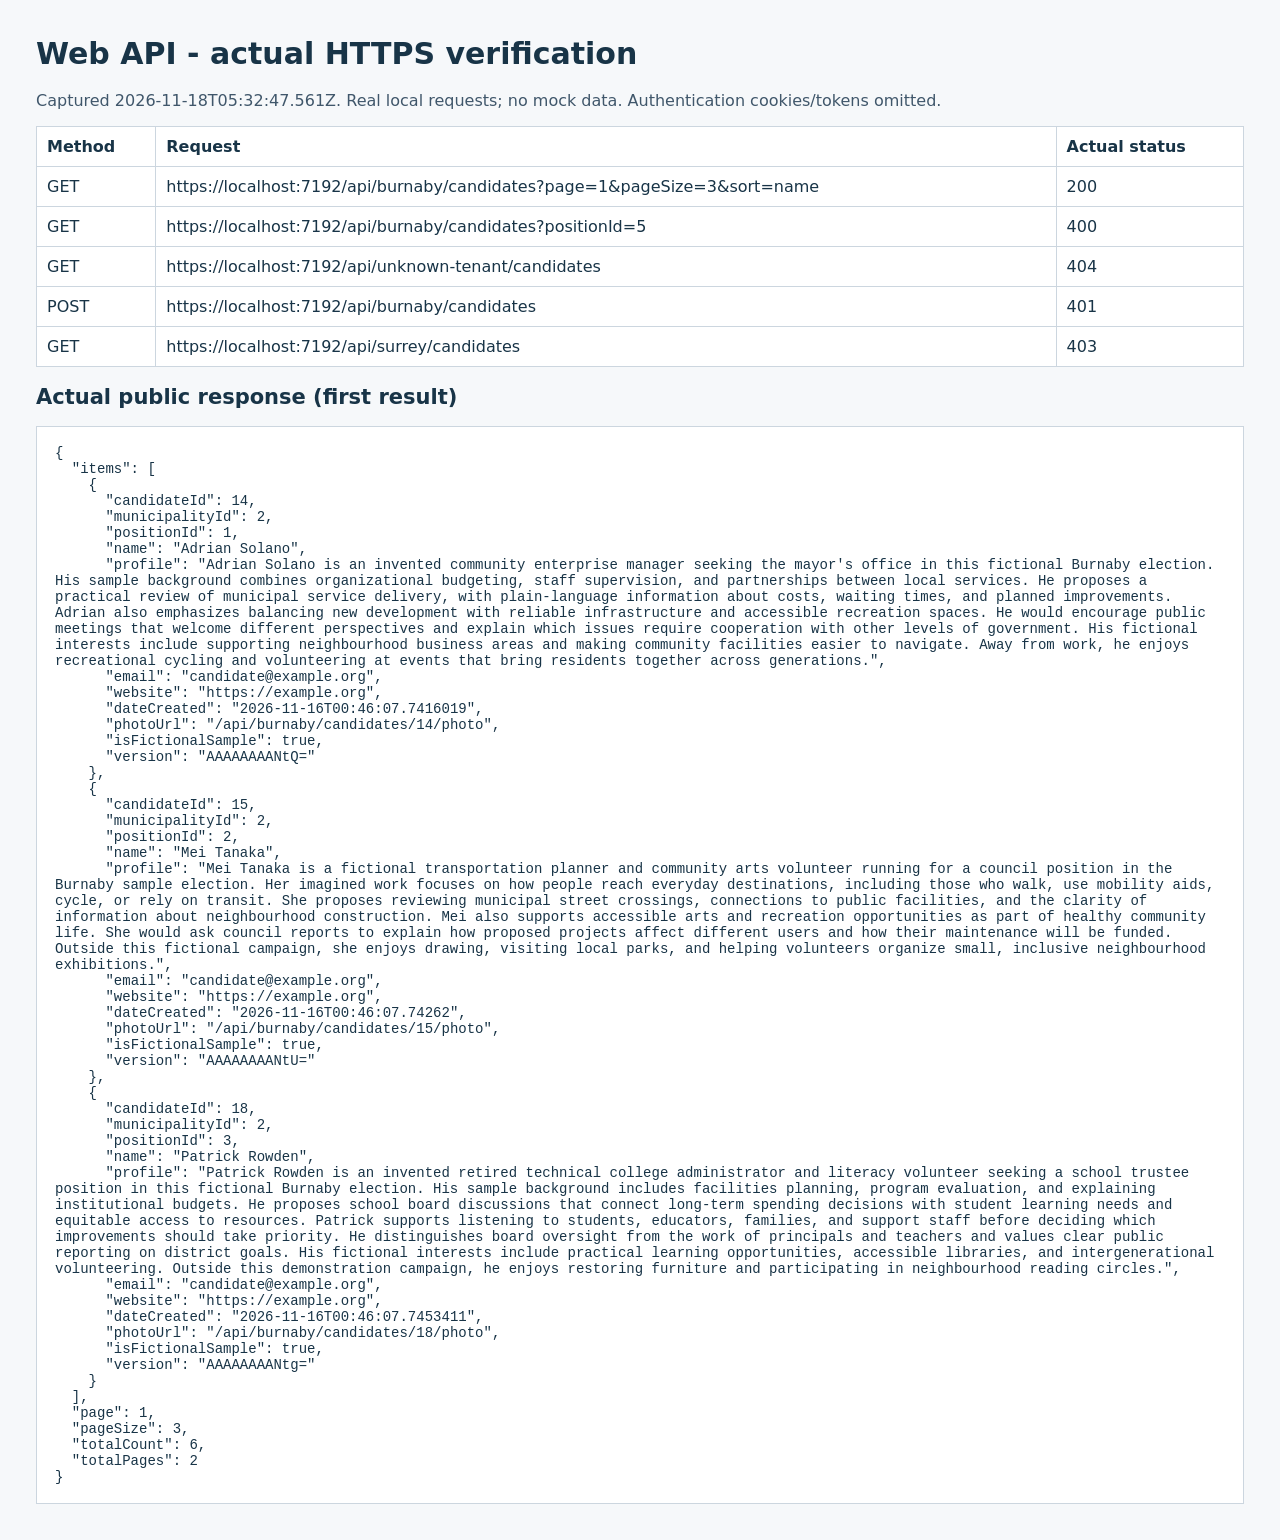
<file: docs/final/evidence/api-results.html>
<!doctype html><html lang="en"><meta charset="utf-8"><title>Actual API verification export</title><style>body{font:16px system-ui;margin:36px;color:#183447;background:#f6f8fa}h1{font-size:30px}h2{font-size:21px}table{border-collapse:collapse;width:100%;background:white}td,th{text-align:left;padding:10px;border:1px solid #ccd6df}pre{background:white;border:1px solid #ccd6df;padding:18px;white-space:pre-wrap;overflow-wrap:anywhere;font:14px Consolas,monospace}.note{color:#40576b}</style><h1>Web API  -  actual HTTPS verification</h1><p class="note">Captured 2026-11-18T05:32:47.561Z. Real local requests; no mock data. Authentication cookies/tokens omitted.</p><table><tr><th>Method</th><th>Request</th><th>Actual status</th></tr><tr><td>GET</td><td>https://localhost:7192/api/burnaby/candidates?page=1&amp;pageSize=3&amp;sort=name</td><td>200</td></tr><tr><td>GET</td><td>https://localhost:7192/api/burnaby/candidates?positionId=5</td><td>400</td></tr><tr><td>GET</td><td>https://localhost:7192/api/unknown-tenant/candidates</td><td>404</td></tr><tr><td>POST</td><td>https://localhost:7192/api/burnaby/candidates</td><td>401</td></tr><tr><td>GET</td><td>https://localhost:7192/api/surrey/candidates</td><td>403</td></tr></table><h2>Actual public response (first result)</h2><pre>{
  &quot;items&quot;: [
    {
      &quot;candidateId&quot;: 14,
      &quot;municipalityId&quot;: 2,
      &quot;positionId&quot;: 1,
      &quot;name&quot;: &quot;Adrian Solano&quot;,
      &quot;profile&quot;: &quot;Adrian Solano is an invented community enterprise manager seeking the mayor&#39;s office in this fictional Burnaby election. His sample background combines organizational budgeting, staff supervision, and partnerships between local services. He proposes a practical review of municipal service delivery, with plain-language information about costs, waiting times, and planned improvements. Adrian also emphasizes balancing new development with reliable infrastructure and accessible recreation spaces. He would encourage public meetings that welcome different perspectives and explain which issues require cooperation with other levels of government. His fictional interests include supporting neighbourhood business areas and making community facilities easier to navigate. Away from work, he enjoys recreational cycling and volunteering at events that bring residents together across generations.&quot;,
      &quot;email&quot;: &quot;candidate@example.org&quot;,
      &quot;website&quot;: &quot;https://example.org&quot;,
      &quot;dateCreated&quot;: &quot;2026-11-16T00:46:07.7416019&quot;,
      &quot;photoUrl&quot;: &quot;/api/burnaby/candidates/14/photo&quot;,
      &quot;isFictionalSample&quot;: true,
      &quot;version&quot;: &quot;AAAAAAAANtQ=&quot;
    },
    {
      &quot;candidateId&quot;: 15,
      &quot;municipalityId&quot;: 2,
      &quot;positionId&quot;: 2,
      &quot;name&quot;: &quot;Mei Tanaka&quot;,
      &quot;profile&quot;: &quot;Mei Tanaka is a fictional transportation planner and community arts volunteer running for a council position in the Burnaby sample election. Her imagined work focuses on how people reach everyday destinations, including those who walk, use mobility aids, cycle, or rely on transit. She proposes reviewing municipal street crossings, connections to public facilities, and the clarity of information about neighbourhood construction. Mei also supports accessible arts and recreation opportunities as part of healthy community life. She would ask council reports to explain how proposed projects affect different users and how their maintenance will be funded. Outside this fictional campaign, she enjoys drawing, visiting local parks, and helping volunteers organize small, inclusive neighbourhood exhibitions.&quot;,
      &quot;email&quot;: &quot;candidate@example.org&quot;,
      &quot;website&quot;: &quot;https://example.org&quot;,
      &quot;dateCreated&quot;: &quot;2026-11-16T00:46:07.74262&quot;,
      &quot;photoUrl&quot;: &quot;/api/burnaby/candidates/15/photo&quot;,
      &quot;isFictionalSample&quot;: true,
      &quot;version&quot;: &quot;AAAAAAAANtU=&quot;
    },
    {
      &quot;candidateId&quot;: 18,
      &quot;municipalityId&quot;: 2,
      &quot;positionId&quot;: 3,
      &quot;name&quot;: &quot;Patrick Rowden&quot;,
      &quot;profile&quot;: &quot;Patrick Rowden is an invented retired technical college administrator and literacy volunteer seeking a school trustee position in this fictional Burnaby election. His sample background includes facilities planning, program evaluation, and explaining institutional budgets. He proposes school board discussions that connect long-term spending decisions with student learning needs and equitable access to resources. Patrick supports listening to students, educators, families, and support staff before deciding which improvements should take priority. He distinguishes board oversight from the work of principals and teachers and values clear public reporting on district goals. His fictional interests include practical learning opportunities, accessible libraries, and intergenerational volunteering. Outside this demonstration campaign, he enjoys restoring furniture and participating in neighbourhood reading circles.&quot;,
      &quot;email&quot;: &quot;candidate@example.org&quot;,
      &quot;website&quot;: &quot;https://example.org&quot;,
      &quot;dateCreated&quot;: &quot;2026-11-16T00:46:07.7453411&quot;,
      &quot;photoUrl&quot;: &quot;/api/burnaby/candidates/18/photo&quot;,
      &quot;isFictionalSample&quot;: true,
      &quot;version&quot;: &quot;AAAAAAAANtg=&quot;
    }
  ],
  &quot;page&quot;: 1,
  &quot;pageSize&quot;: 3,
  &quot;totalCount&quot;: 6,
  &quot;totalPages&quot;: 2
}</pre></html>
</file>
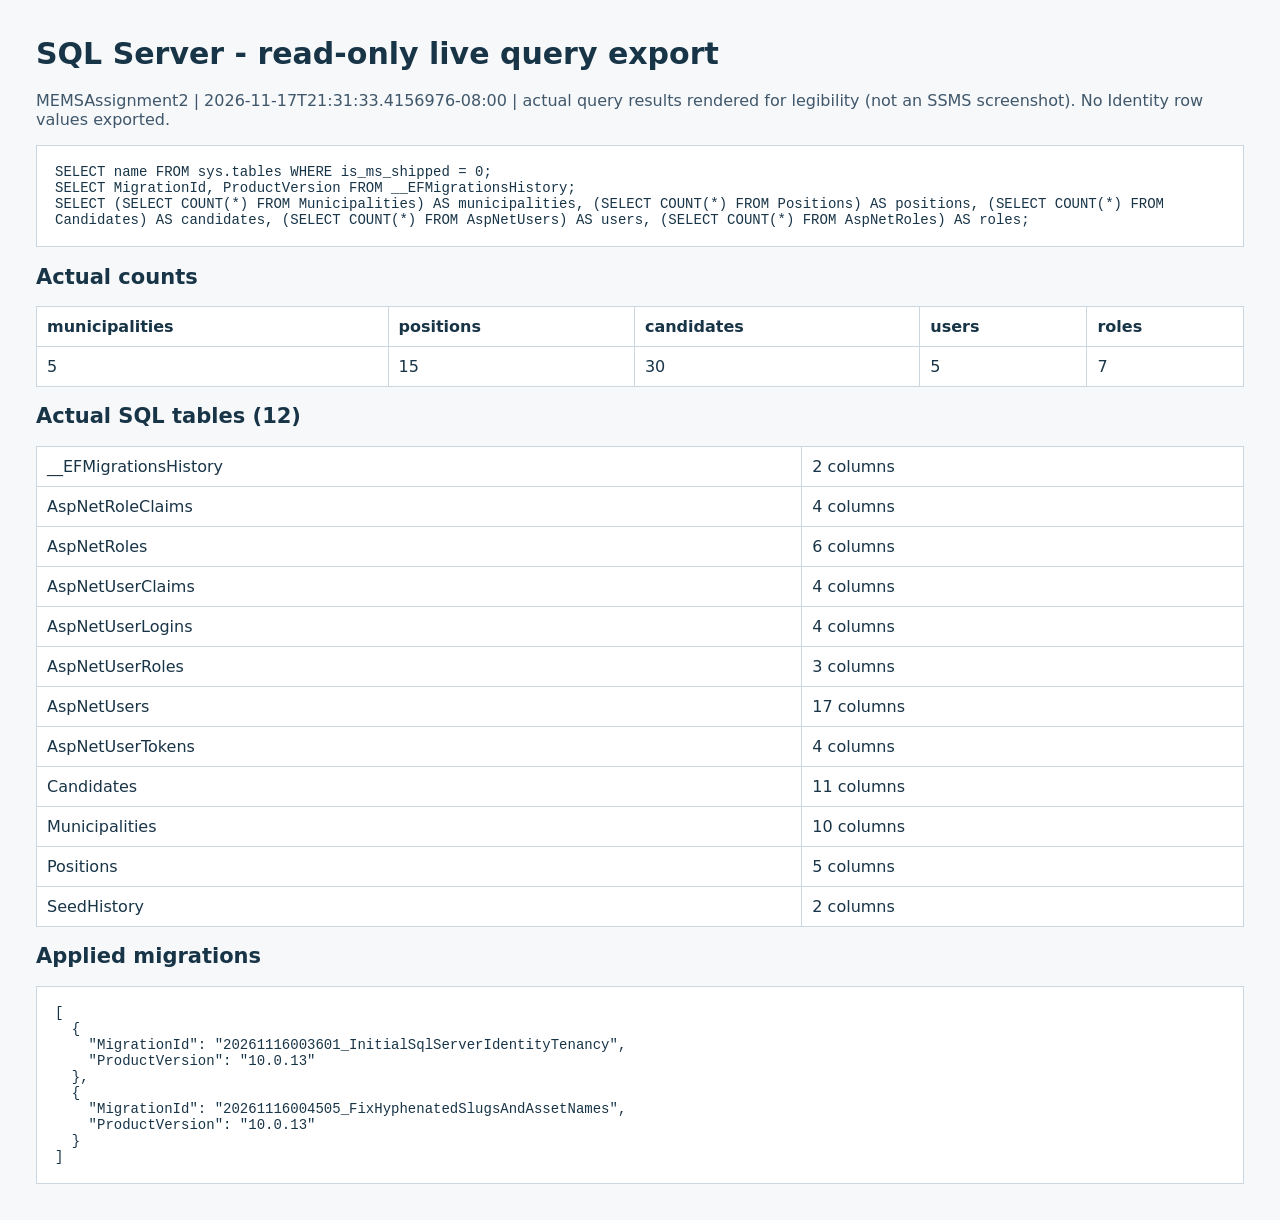
<file: docs/final/evidence/sql-query-export.html>
<!doctype html><html lang="en"><meta charset="utf-8"><title>SQL Server live query export</title><style>body{font:16px system-ui;margin:36px;color:#183447;background:#f6f8fa}h1{font-size:30px}h2{font-size:21px}table{border-collapse:collapse;width:100%;background:white}td,th{text-align:left;padding:10px;border:1px solid #ccd6df}pre{background:white;border:1px solid #ccd6df;padding:18px;white-space:pre-wrap;overflow-wrap:anywhere;font:14px Consolas,monospace}.note{color:#40576b}</style><h1>SQL Server  -  read-only live query export</h1><p class="note">MEMSAssignment2  |  2026-11-17T21:31:33.4156976-08:00  |  actual query results rendered for legibility (not an SSMS screenshot). No Identity row values exported.</p><pre>SELECT name FROM sys.tables WHERE is_ms_shipped = 0;
SELECT MigrationId, ProductVersion FROM __EFMigrationsHistory;
SELECT (SELECT COUNT(*) FROM Municipalities) AS municipalities, (SELECT COUNT(*) FROM Positions) AS positions, (SELECT COUNT(*) FROM Candidates) AS candidates, (SELECT COUNT(*) FROM AspNetUsers) AS users, (SELECT COUNT(*) FROM AspNetRoles) AS roles;</pre><h2>Actual counts</h2><table><tr><th>municipalities</th><th>positions</th><th>candidates</th><th>users</th><th>roles</th></tr><tr><td>5</td><td>15</td><td>30</td><td>5</td><td>7</td></tr></table><h2>Actual SQL tables (12)</h2><table><tr><td>__EFMigrationsHistory</td><td>2 columns</td></tr><tr><td>AspNetRoleClaims</td><td>4 columns</td></tr><tr><td>AspNetRoles</td><td>6 columns</td></tr><tr><td>AspNetUserClaims</td><td>4 columns</td></tr><tr><td>AspNetUserLogins</td><td>4 columns</td></tr><tr><td>AspNetUserRoles</td><td>3 columns</td></tr><tr><td>AspNetUsers</td><td>17 columns</td></tr><tr><td>AspNetUserTokens</td><td>4 columns</td></tr><tr><td>Candidates</td><td>11 columns</td></tr><tr><td>Municipalities</td><td>10 columns</td></tr><tr><td>Positions</td><td>5 columns</td></tr><tr><td>SeedHistory</td><td>2 columns</td></tr></table><h2>Applied migrations</h2><pre>[
  {
    &quot;MigrationId&quot;: &quot;20261116003601_InitialSqlServerIdentityTenancy&quot;,
    &quot;ProductVersion&quot;: &quot;10.0.13&quot;
  },
  {
    &quot;MigrationId&quot;: &quot;20261116004505_FixHyphenatedSlugsAndAssetNames&quot;,
    &quot;ProductVersion&quot;: &quot;10.0.13&quot;
  }
]</pre></html>
</file>
